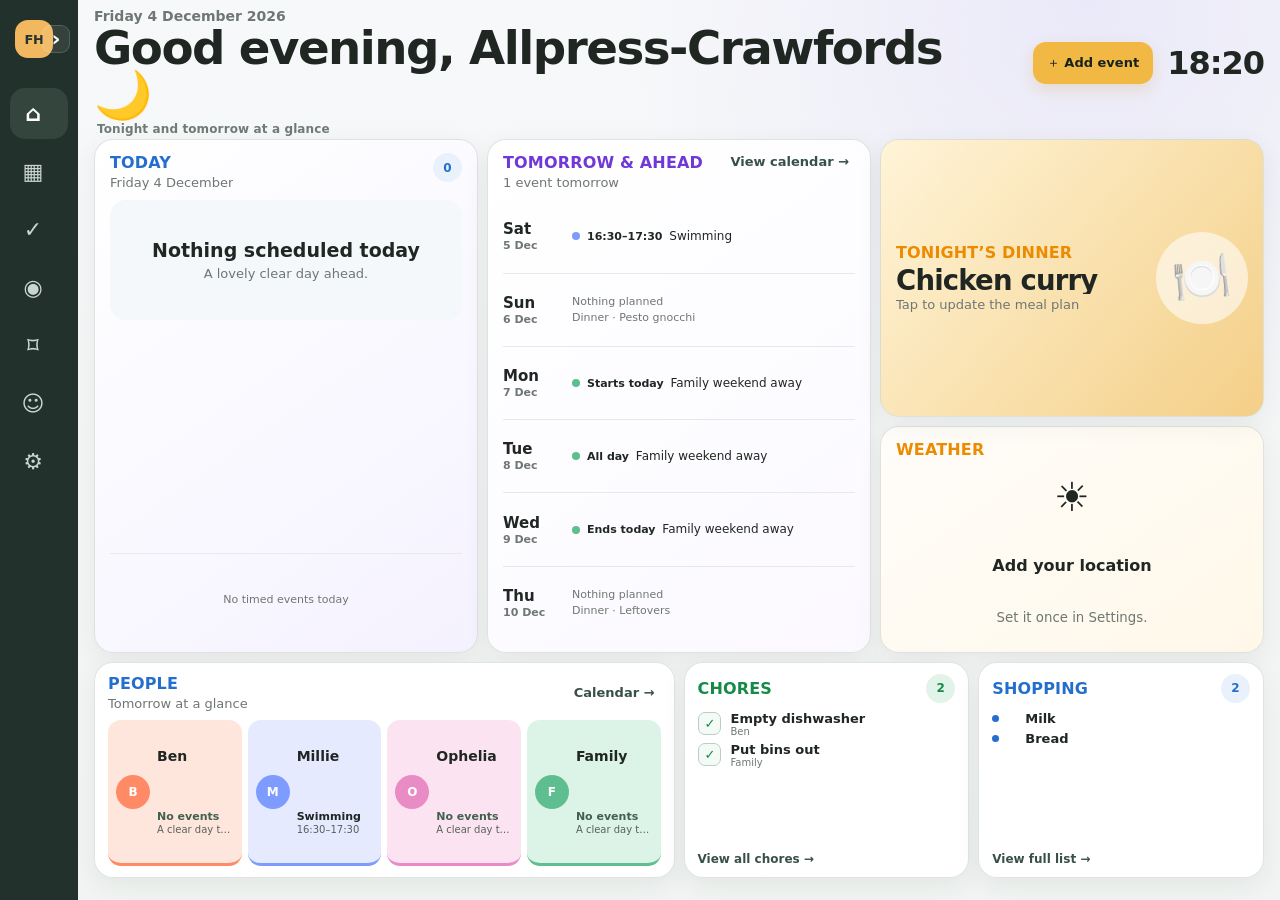
<file: index.html>
<!doctype html>
<html lang="en">
<head>
  <meta charset="utf-8">
  <meta name="viewport" content="width=device-width, initial-scale=1, viewport-fit=cover">
  <meta name="theme-color" content="#23312c">
  <meta name="description" content="A tablet-friendly family calendar, chores, meals and shopping hub.">
  <link rel="manifest" href="./manifest.webmanifest">
  <link rel="icon" type="image/png" sizes="192x192" href="./icons/icon-192.png">
  <link rel="apple-touch-icon" href="./icons/icon-192.png">
  <link rel="stylesheet" href="./styles.css?v=1.1.3">
  <link rel="stylesheet" href="./ambient.css?v=1.1.3">
  <link rel="stylesheet" href="./wall-display.css?v=1.1.3">
  <title>Family Hub</title>
</head>
<body>
  <div class="app-shell">
    <aside class="sidebar" aria-label="Main navigation">
      <div class="brand" aria-label="Family Hub">
        <span class="brand-mark" aria-hidden="true">FH</span>
        <span class="brand-name nav-label">Family Hub</span>
        <button id="navToggle" class="nav-toggle" type="button" aria-expanded="false" aria-label="Expand navigation">›</button>
      </div>
      <nav id="mainNav">
        <button class="nav-button active" data-view="today" type="button">
          <span class="nav-icon" aria-hidden="true">⌂</span><span class="nav-label">Today</span>
        </button>
        <button class="nav-button" data-view="calendar" type="button">
          <span class="nav-icon" aria-hidden="true">▦</span><span class="nav-label">Calendar</span>
        </button>
        <button class="nav-button" data-view="chores" type="button">
          <span class="nav-icon" aria-hidden="true">✓</span><span class="nav-label">Chores</span>
        </button>
        <button class="nav-button" data-view="meals" type="button">
          <span class="nav-icon" aria-hidden="true">◉</span><span class="nav-label">Meals</span>
        </button>
        <button class="nav-button" data-view="shopping" type="button">
          <span class="nav-icon" aria-hidden="true">⌑</span><span class="nav-label">Shopping</span>
        </button>
        <button class="nav-button" data-view="people" type="button">
          <span class="nav-icon" aria-hidden="true">☺</span><span class="nav-label">Family</span>
        </button>
        <button class="nav-button" data-view="settings" type="button">
          <span class="nav-icon" aria-hidden="true">⚙</span><span class="nav-label">Settings</span>
        </button>
      </nav>
      <div class="sidebar-footer">
        <span id="saveStatus" class="save-status">Saved on this tablet</span>
        <span id="appVersion" class="app-version">v0.5.3</span>
      </div>
    </aside>

    <main class="main-content">
      <header class="topbar">
        <div>
          <div id="fullDate" class="eyebrow"></div>
          <h1 id="viewTitle">Good evening</h1>
        </div>
        <div class="topbar-actions">
          <button id="installButton" class="secondary-button hidden" type="button">Install app</button>
          <div id="homeHeaderActions" class="home-header-actions hidden" aria-label="Dashboard actions"></div>
          <div id="clock" class="clock" aria-label="Current time"></div>
        </div>
      </header>

      <section id="viewRoot" aria-live="polite"></section>
    </main>
  </div>

  <div id="updateBanner" class="update-banner hidden" role="status">
    <div>
      <strong>Family Hub has an update ready</strong>
      <span>Your events, meals and lists will stay safely on this tablet.</span>
    </div>
    <button id="updateNowButton" class="primary-button" type="button">Update now</button>
  </div>

  <div id="modalBackdrop" class="modal-backdrop hidden" role="presentation">
    <section class="modal" role="dialog" aria-modal="true" aria-labelledby="modalTitle">
      <div class="modal-heading">
        <div>
          <div class="eyebrow">Family calendar</div>
          <h2 id="modalTitle">Add an event</h2>
        </div>
        <button id="closeModalButton" class="icon-button" type="button" aria-label="Close">×</button>
      </div>
      <form id="eventForm">
        <label>
          <span>What is happening?</span>
          <input id="eventTitle" name="title" autocomplete="off" placeholder="Swimming lesson" required>
        </label>
        <div class="form-row">
          <label>
            <span>Start date</span>
            <input id="eventStartDate" name="startDate" type="date" required>
          </label>
          <label>
            <span>End date <small>(optional)</small></span>
            <input id="eventEndDate" name="endDate" type="date">
          </label>
        </div>
        <div class="form-row">
          <label>
            <span>Start time <small>(optional)</small></span>
            <input id="eventStartTime" name="startTime" type="time">
          </label>
          <label>
            <span>End time <small>(optional)</small></span>
            <input id="eventEndTime" name="endTime" type="time">
          </label>
        </div>
        <p class="form-help">Leave the times blank for an all-day event. Leave the end date blank for a one-day event.</p>
        <fieldset class="event-people-fieldset">
          <legend>Who’s involved?</legend>
          <div id="eventPerson" class="event-people-picker"></div>
          <p class="form-help">Choose one person, several people, or Everyone.</p>
        </fieldset>
        <label class="checkbox-label">
          <input id="eventRepeats" name="repeats" type="checkbox">
          <span>Repeat every week</span>
        </label>
        <label class="checkbox-label">
          <input id="eventSyncGoogle" name="syncGoogle" type="checkbox">
          <span>Sync this event with Google Calendar</span>
        </label>
        <div class="modal-actions">
          <button id="cancelModalButton" class="secondary-button" type="button">Cancel</button>
          <button id="saveEventButton" class="primary-button" type="submit">Add event</button>
        </div>
      </form>
    </section>
  </div>


  <section id="ambientMode" class="ambient-mode hidden" aria-hidden="true" tabindex="0">
    <div id="ambientPhotoA" class="ambient-photo-layer"></div>
    <div id="ambientPhotoB" class="ambient-photo-layer"></div>
    <div class="ambient-shade"></div>
    <div id="ambientEmpty" class="ambient-empty hidden">
      <span class="ambient-empty-icon">🖼️</span>
      <strong>Add family photos in Settings</strong>
      <span>Tap anywhere to return to Family Hub</span>
    </div>
    <div class="ambient-overlay">
      <div class="ambient-topline"><div id="ambientWeather" class="ambient-weather"></div></div>
      <div class="ambient-content">
        <div>
          <div id="ambientClock" class="ambient-clock"></div>
          <div id="ambientDate" class="ambient-date"></div>
        </div>
        <div id="ambientNext" class="ambient-next"></div>
      </div>
    </div>
  </section>

  <script src="https://accounts.google.com/gsi/client" async defer></script>
  <script src="./config.js?v=1.1.3"></script>
  <script src="./storage.js?v=1.1.3"></script>
  <script src="./app.js?v=1.1.3" defer></script>
  <script src="./ambient.js?v=1.1.3" defer></script>
  <script src="./wall-display.js?v=1.1.3" defer></script>
</body>
</html>
</file>
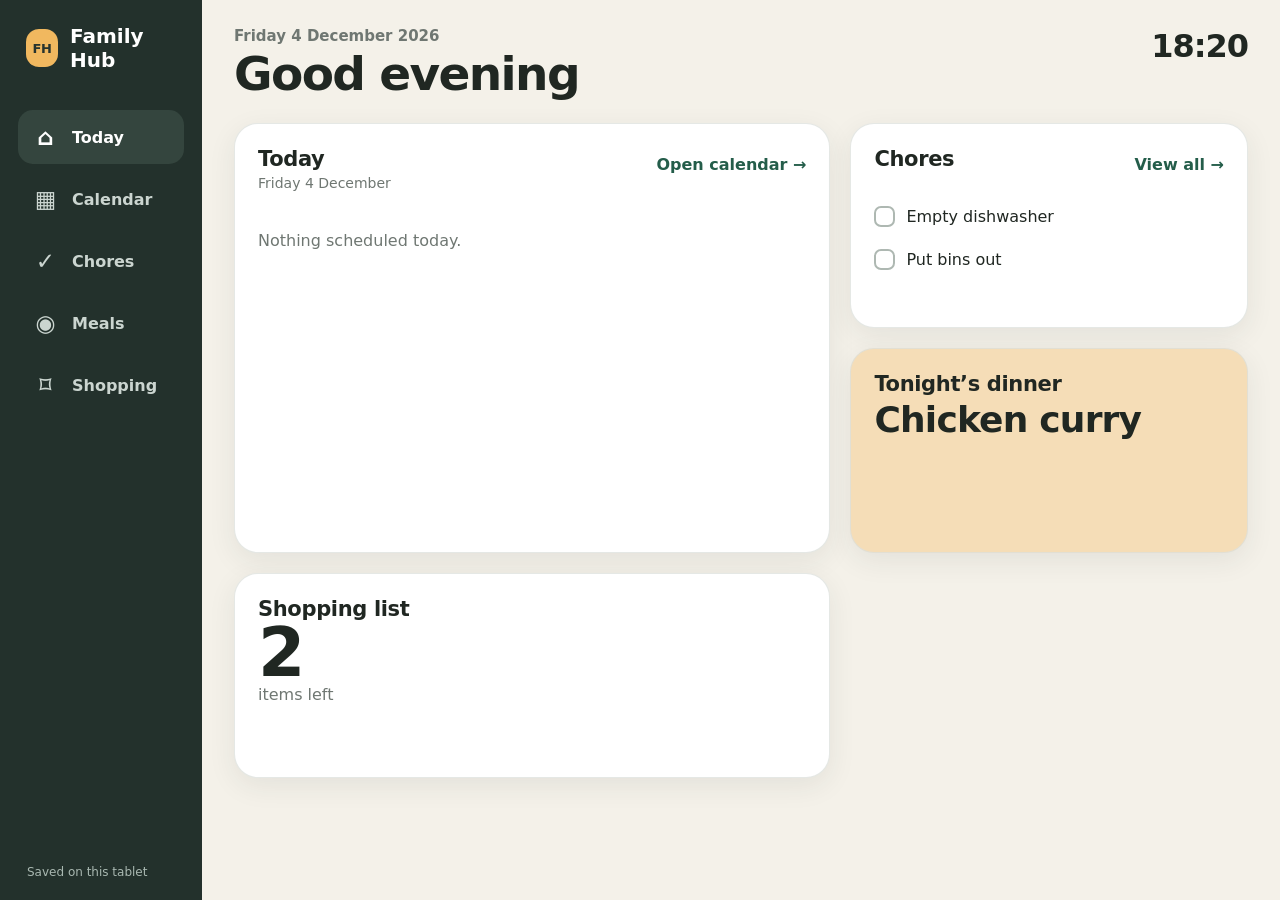
<file: Family-Hub-Standalone.html>
<!doctype html>
<html lang="en">
<head>
  <meta charset="utf-8">
  <meta name="viewport" content="width=device-width, initial-scale=1, viewport-fit=cover">
  <meta name="theme-color" content="#23312c">
  <meta name="description" content="A tablet-friendly family calendar, chores, meals and shopping hub.">
        <style>
:root {
  color-scheme: light;
  --ink: #202722;
  --muted: #6f7772;
  --page: #f4f1e9;
  --panel: #ffffff;
  --sidebar: #23312c;
  --sidebar-soft: #34453e;
  --accent: #2f755d;
  --accent-dark: #245d4a;
  --line: #e3e7e2;
  --warm: #f5ddb7;
  --shadow: 0 8px 28px rgba(42, 52, 47, 0.08);
  font-family: Inter, ui-sans-serif, system-ui, -apple-system, BlinkMacSystemFont, "Segoe UI", sans-serif;
  font-synthesis: none;
}

* { box-sizing: border-box; }
html, body { min-width: 320px; min-height: 100%; margin: 0; }
body { background: var(--page); color: var(--ink); }
button, input, select { font: inherit; }
button { -webkit-tap-highlight-color: transparent; }

.app-shell {
  display: grid;
  grid-template-columns: 202px minmax(0, 1fr);
  min-height: 100vh;
}

.sidebar {
  position: sticky;
  top: 0;
  height: 100vh;
  display: flex;
  flex-direction: column;
  gap: 12px;
  padding: max(24px, env(safe-area-inset-top)) 18px max(20px, env(safe-area-inset-bottom));
  background: var(--sidebar);
  color: #fff;
}

.brand {
  display: flex;
  align-items: center;
  gap: 12px;
  margin: 0 8px 26px;
  font-size: 20px;
  font-weight: 800;
}

.brand-mark {
  display: grid;
  width: 38px;
  height: 38px;
  place-items: center;
  border-radius: 13px;
  background: #f1b85f;
  color: #27332e;
  font-size: 13px;
  letter-spacing: -0.5px;
}

#mainNav { display: grid; gap: 8px; }
.nav-button {
  width: 100%;
  min-height: 54px;
  display: flex;
  align-items: center;
  gap: 13px;
  border: 0;
  border-radius: 15px;
  padding: 12px 14px;
  background: transparent;
  color: #cbd5d0;
  text-align: left;
  font-size: 16px;
  font-weight: 680;
  cursor: pointer;
}
.nav-button:hover, .nav-button:focus-visible, .nav-button.active {
  background: var(--sidebar-soft);
  color: #fff;
  outline: none;
}
.nav-icon {
  display: grid;
  width: 27px;
  height: 27px;
  place-items: center;
  font-size: 23px;
  line-height: 1;
}
.sidebar-footer { margin-top: auto; padding: 0 9px; }
.save-status { color: #a9b8b1; font-size: 12px; line-height: 1.35; }

.main-content {
  min-width: 0;
  padding: 27px 32px 38px;
  overflow: hidden;
}

.topbar {
  display: flex;
  justify-content: space-between;
  align-items: flex-start;
  gap: 20px;
  margin-bottom: 24px;
}
.eyebrow { color: var(--muted); font-size: 15px; font-weight: 700; }
h1 { margin: 4px 0 0; font-size: clamp(34px, 4vw, 47px); line-height: 1.06; letter-spacing: -1.6px; }
h2 { margin: 4px 0 0; font-size: 28px; letter-spacing: -0.7px; }
.topbar-actions { display: flex; align-items: center; gap: 14px; }
.clock { min-width: 90px; font-size: 32px; font-weight: 820; letter-spacing: -1px; text-align: right; }
.hidden { display: none !important; }

.dashboard-grid {
  display: grid;
  grid-template-columns: minmax(0, 1.35fr) minmax(260px, 0.9fr);
  grid-auto-rows: minmax(205px, auto);
  gap: 20px;
}
.card {
  min-width: 0;
  border: 1px solid rgba(220, 225, 220, 0.75);
  border-radius: 24px;
  padding: 23px;
  background: var(--panel);
  box-shadow: var(--shadow);
}
.hero-card { grid-row: span 2; }
.card-heading {
  display: flex;
  align-items: flex-start;
  justify-content: space-between;
  gap: 18px;
  margin-bottom: 18px;
}
.card-title { font-size: 21px; font-weight: 820; letter-spacing: -0.35px; }
.card-subtitle { margin-top: 4px; color: var(--muted); font-size: 14px; }
.card-link {
  border: 0;
  padding: 8px 0;
  background: none;
  color: var(--accent-dark);
  font-weight: 760;
  cursor: pointer;
}
.meal-highlight { background: var(--warm); }
.meal-name { margin-top: 4px; font-size: clamp(27px, 3vw, 36px); font-weight: 820; line-height: 1.12; letter-spacing: -0.8px; }
.big-number { font-size: 68px; font-weight: 850; line-height: 0.95; letter-spacing: -3px; }
.muted, .empty-message { color: var(--muted); }
.empty-message { padding: 22px 0; }

.event-card {
  position: relative;
  display: grid;
  grid-template-columns: 64px minmax(0, 1fr) auto;
  align-items: center;
  gap: 11px;
  min-height: 66px;
  margin-bottom: 11px;
  padding: 12px 12px 12px 15px;
  overflow: hidden;
  border: 1px solid #edf0ec;
  border-left: 7px solid var(--event-colour, #5fbe8f);
  border-radius: 14px;
  background: #fafbf9;
}
.event-time { font-weight: 850; }
.event-title { min-width: 0; overflow: hidden; text-overflow: ellipsis; white-space: nowrap; font-weight: 760; }
.person-chip {
  max-width: 90px;
  overflow: hidden;
  border-radius: 999px;
  padding: 5px 9px;
  background: var(--chip-colour, #e8eee9);
  color: #27332e;
  font-size: 12px;
  font-weight: 780;
  text-overflow: ellipsis;
  white-space: nowrap;
}

.mini-list { display: grid; gap: 9px; }
.mini-row { display: flex; align-items: center; gap: 11px; min-height: 34px; }
.mini-check { width: 21px; height: 21px; border: 2px solid #aeb8b2; border-radius: 7px; flex: 0 0 auto; }

.primary-button, .secondary-button, .danger-button {
  min-height: 44px;
  border: 0;
  border-radius: 13px;
  padding: 10px 16px;
  font-weight: 780;
  cursor: pointer;
}
.primary-button { background: var(--accent); color: #fff; }
.primary-button:hover, .primary-button:focus-visible { background: var(--accent-dark); }
.secondary-button { background: #e8ece8; color: var(--ink); }
.danger-button { background: #f9e1de; color: #863d35; }
.icon-button {
  display: grid;
  width: 42px;
  height: 42px;
  place-items: center;
  border: 0;
  border-radius: 12px;
  background: transparent;
  color: #707873;
  font-size: 28px;
  line-height: 1;
  cursor: pointer;
}
.icon-button:hover, .icon-button:focus-visible { background: #edf0ed; outline: none; }

.calendar-card { padding: 21px; }
.calendar-toolbar {
  display: flex;
  justify-content: space-between;
  align-items: flex-start;
  gap: 18px;
}
.toolbar-actions { display: flex; align-items: center; gap: 8px; }
.week-nav { display: flex; align-items: center; gap: 7px; }
.week-nav button { width: 42px; padding: 0; }
.legend { display: flex; flex-wrap: wrap; gap: 12px; margin-top: 9px; color: var(--muted); font-size: 13px; }
.legend span { display: flex; align-items: center; gap: 6px; }
.legend-dot { width: 10px; height: 10px; border-radius: 50%; }
.week-grid {
  display: grid;
  grid-template-columns: repeat(7, minmax(130px, 1fr));
  gap: 9px;
  min-height: 485px;
  margin-top: 20px;
  overflow-x: auto;
  padding-bottom: 4px;
}
.day-column {
  min-width: 130px;
  border: 1px solid var(--line);
  border-radius: 16px;
  padding: 10px;
  background: #fcfcfa;
}
.day-column.today-column { border-color: #91b8a8; box-shadow: inset 0 0 0 1px #91b8a8; }
.day-heading { display: flex; align-items: baseline; justify-content: space-between; gap: 8px; margin-bottom: 13px; }
.day-heading strong { font-size: 15px; }
.day-heading span { color: var(--muted); font-size: 12px; font-weight: 700; }
.day-column .event-card {
  display: block;
  min-height: auto;
  padding: 10px 9px;
  border-left-width: 5px;
}
.day-column .event-time { display: block; margin-bottom: 2px; font-size: 12px; }
.day-column .event-title { display: block; font-size: 13px; white-space: normal; }
.day-column .person-chip { display: inline-block; margin-top: 7px; }
.event-actions { display: flex; justify-content: flex-end; margin-top: 5px; }
.tiny-button {
  border: 0;
  padding: 4px 5px;
  background: transparent;
  color: #929993;
  font-size: 12px;
  cursor: pointer;
}
.tiny-button:hover { color: #8b4038; }

.list-card { max-width: 1040px; }
.quick-add { display: flex; gap: 9px; margin-bottom: 18px; }
.quick-add input, .modal input, .modal select, .meal-input, .person-select {
  min-height: 48px;
  border: 1px solid #d6ddd7;
  border-radius: 13px;
  padding: 11px 13px;
  background: #fff;
  color: var(--ink);
}
.quick-add input { flex: 1; min-width: 0; }
.quick-add input:focus, .modal input:focus, .modal select:focus, .meal-input:focus, .person-select:focus {
  border-color: #6d9c89;
  outline: 3px solid rgba(67, 129, 104, 0.12);
}
.list-row {
  display: flex;
  align-items: center;
  gap: 13px;
  min-height: 62px;
  padding: 10px 2px;
  border-bottom: 1px solid #edf0ed;
}
.check-button {
  flex: 0 0 auto;
  width: 34px;
  height: 34px;
  border: 2px solid #bac3bd;
  border-radius: 10px;
  background: #fff;
  color: transparent;
  font-weight: 900;
  cursor: pointer;
}
.check-button.done { border-color: #5fbe8f; background: #5fbe8f; color: #fff; }
.row-title { min-width: 0; overflow-wrap: anywhere; font-weight: 680; }
.row-title.done { color: #949b96; text-decoration: line-through; }
.spacer { flex: 1; }
.person-select { min-height: 40px; padding: 7px 10px; }
.delete-button {
  display: grid;
  flex: 0 0 auto;
  width: 42px;
  height: 42px;
  place-items: center;
  border: 0;
  border-radius: 12px;
  background: transparent;
  color: #8c938f;
  font-size: 20px;
  cursor: pointer;
}
.delete-button:hover { background: #fae9e6; color: #8a423a; }
.list-actions { display: flex; justify-content: flex-end; margin-top: 18px; }

.meal-grid { display: grid; grid-template-columns: 1fr 1fr; gap: 13px 18px; }
.meal-row {
  display: grid;
  grid-template-columns: 88px minmax(0, 1fr);
  align-items: center;
  gap: 12px;
}
.meal-day strong { display: block; }
.meal-day span { color: var(--muted); font-size: 12px; }

.modal-backdrop {
  position: fixed;
  z-index: 20;
  inset: 0;
  display: grid;
  place-items: center;
  padding: 22px;
  background: rgba(26, 34, 30, 0.54);
  backdrop-filter: blur(3px);
}
.modal {
  width: min(540px, 100%);
  max-height: calc(100vh - 42px);
  overflow-y: auto;
  border-radius: 24px;
  padding: 24px;
  background: #fff;
  box-shadow: 0 28px 80px rgba(0, 0, 0, 0.28);
}
.modal-heading { display: flex; justify-content: space-between; align-items: flex-start; gap: 18px; margin-bottom: 20px; }
.modal label { display: grid; gap: 7px; margin-bottom: 15px; font-weight: 750; }
.form-row { display: grid; grid-template-columns: 1fr 1fr; gap: 14px; }
.checkbox-label { display: flex !important; grid-template-columns: auto 1fr; align-items: center; gap: 10px !important; }
.checkbox-label input { width: 22px; min-height: 22px; margin: 0; }
.modal-actions { display: flex; justify-content: flex-end; gap: 10px; margin-top: 21px; }

.toast {
  position: fixed;
  right: 24px;
  bottom: 24px;
  z-index: 30;
  border-radius: 14px;
  padding: 12px 16px;
  background: #24322d;
  color: #fff;
  box-shadow: var(--shadow);
  font-weight: 720;
}

@media (max-width: 980px) {
  .app-shell { grid-template-columns: 88px minmax(0, 1fr); }
  .sidebar { padding-inline: 12px; }
  .brand { justify-content: center; margin-inline: 0; }
  .brand-name, .nav-button span:not(.nav-icon), .save-status { display: none; }
  .nav-button { justify-content: center; padding-inline: 0; }
  .main-content { padding: 22px; }
  .dashboard-grid { grid-template-columns: 1fr 1fr; }
  .hero-card { grid-row: auto; grid-column: 1 / -1; }
}

@media (max-width: 720px) {
  .app-shell { display: block; }
  .sidebar {
    position: fixed;
    z-index: 10;
    top: auto;
    right: 0;
    bottom: 0;
    left: 0;
    width: 100%;
    height: auto;
    padding: 8px max(8px, env(safe-area-inset-right)) max(8px, env(safe-area-inset-bottom)) max(8px, env(safe-area-inset-left));
  }
  .brand, .sidebar-footer { display: none; }
  #mainNav { grid-template-columns: repeat(5, 1fr); gap: 4px; }
  .nav-button { min-height: 54px; border-radius: 12px; }
  .main-content { padding: 20px 16px 88px; }
  .dashboard-grid, .meal-grid { grid-template-columns: 1fr; }
  .topbar { align-items: center; }
  .clock { font-size: 25px; }
  h1 { font-size: 35px; }
  .toolbar-actions { flex-wrap: wrap; justify-content: flex-end; }
  .calendar-toolbar { align-items: center; }
  .form-row { grid-template-columns: 1fr; }
  .person-select { max-width: 110px; }
}

@media (orientation: portrait) and (min-width: 721px) {
  .dashboard-grid { grid-template-columns: 1fr; }
  .hero-card { grid-row: auto; }
}

</style>
  <title>Family Hub</title>
</head>
<body>
  <div class="app-shell">
    <aside class="sidebar" aria-label="Main navigation">
      <div class="brand" aria-label="Family Hub">
        <span class="brand-mark" aria-hidden="true">FH</span>
        <span class="brand-name">Family Hub</span>
      </div>
      <nav id="mainNav">
        <button class="nav-button active" data-view="today" type="button">
          <span class="nav-icon" aria-hidden="true">⌂</span><span>Today</span>
        </button>
        <button class="nav-button" data-view="calendar" type="button">
          <span class="nav-icon" aria-hidden="true">▦</span><span>Calendar</span>
        </button>
        <button class="nav-button" data-view="chores" type="button">
          <span class="nav-icon" aria-hidden="true">✓</span><span>Chores</span>
        </button>
        <button class="nav-button" data-view="meals" type="button">
          <span class="nav-icon" aria-hidden="true">◉</span><span>Meals</span>
        </button>
        <button class="nav-button" data-view="shopping" type="button">
          <span class="nav-icon" aria-hidden="true">⌑</span><span>Shopping</span>
        </button>
      </nav>
      <div class="sidebar-footer">
        <span id="saveStatus" class="save-status">Saved on this tablet</span>
      </div>
    </aside>

    <main class="main-content">
      <header class="topbar">
        <div>
          <div id="fullDate" class="eyebrow"></div>
          <h1 id="viewTitle">Good evening</h1>
        </div>
        <div class="topbar-actions">
          <button id="installButton" class="secondary-button hidden" type="button">Install app</button>
          <div id="clock" class="clock" aria-label="Current time"></div>
        </div>
      </header>

      <section id="viewRoot" aria-live="polite"></section>
    </main>
  </div>

  <div id="modalBackdrop" class="modal-backdrop hidden" role="presentation">
    <section class="modal" role="dialog" aria-modal="true" aria-labelledby="modalTitle">
      <div class="modal-heading">
        <div>
          <div class="eyebrow">Family calendar</div>
          <h2 id="modalTitle">Add an event</h2>
        </div>
        <button id="closeModalButton" class="icon-button" type="button" aria-label="Close">×</button>
      </div>
      <form id="eventForm">
        <label>
          <span>What is happening?</span>
          <input id="eventTitle" name="title" autocomplete="off" placeholder="Swimming lesson" required>
        </label>
        <div class="form-row">
          <label>
            <span>Date</span>
            <input id="eventDate" name="date" type="date" required>
          </label>
          <label>
            <span>Time</span>
            <input id="eventTime" name="time" type="time" value="09:00" required>
          </label>
        </div>
        <label>
          <span>Who is it for?</span>
          <select id="eventPerson" name="person"></select>
        </label>
        <label class="checkbox-label">
          <input id="eventRepeats" name="repeats" type="checkbox">
          <span>Repeat every week</span>
        </label>
        <div class="modal-actions">
          <button id="cancelModalButton" class="secondary-button" type="button">Cancel</button>
          <button class="primary-button" type="submit">Add event</button>
        </div>
      </form>
    </section>
  </div>

  <script>
(() => {
  'use strict';

  const STORAGE_KEY = 'family-hub-lenovo-v1';
  const PEOPLE = [
    { id: 'ben', name: 'Ben', colour: '#ff8a65', chip: '#ffe6dc' },
    { id: 'millie', name: 'Millie', colour: '#7e9cff', chip: '#e5eaff' },
    { id: 'family', name: 'Family', colour: '#5fbe8f', chip: '#dcf3e7' }
  ];

  const DAY_MS = 24 * 60 * 60 * 1000;
  const todayISO = toISODate(new Date());
  const seed = {
    events: [
      { id: uid(), title: 'Swimming', date: addDaysISO(todayISO, 1), time: '16:30', person: 'millie', repeats: false },
      { id: uid(), title: 'Dinner at Mum’s', date: addDaysISO(todayISO, 3), time: '19:00', person: 'family', repeats: false }
    ],
    chores: [
      { id: uid(), title: 'Empty dishwasher', person: 'ben', done: false },
      { id: uid(), title: 'Put bins out', person: 'family', done: false },
      { id: uid(), title: 'Tidy bedroom', person: 'millie', done: true }
    ],
    meals: {
      [todayISO]: 'Chicken curry',
      [addDaysISO(todayISO, 1)]: 'Tacos',
      [addDaysISO(todayISO, 2)]: 'Pesto gnocchi',
      [addDaysISO(todayISO, 3)]: 'Fish pie',
      [addDaysISO(todayISO, 4)]: 'Homemade burgers',
      [addDaysISO(todayISO, 5)]: 'Roast chicken',
      [addDaysISO(todayISO, 6)]: 'Leftovers'
    },
    shopping: [
      { id: uid(), title: 'Milk', done: false },
      { id: uid(), title: 'Bread', done: false },
      { id: uid(), title: 'Apples', done: true }
    ]
  };

  let state = loadState();
  let currentView = 'today';
  let weekOffset = 0;
  let deferredInstallPrompt = null;

  const viewRoot = document.getElementById('viewRoot');
  const viewTitle = document.getElementById('viewTitle');
  const fullDate = document.getElementById('fullDate');
  const clock = document.getElementById('clock');
  const mainNav = document.getElementById('mainNav');
  const modalBackdrop = document.getElementById('modalBackdrop');
  const eventForm = document.getElementById('eventForm');
  const eventTitle = document.getElementById('eventTitle');
  const eventDate = document.getElementById('eventDate');
  const eventTime = document.getElementById('eventTime');
  const eventPerson = document.getElementById('eventPerson');
  const eventRepeats = document.getElementById('eventRepeats');
  const installButton = document.getElementById('installButton');

  initialise();

  function initialise() {
    eventPerson.innerHTML = PEOPLE.map(person => `<option value="${person.id}">${escapeHTML(person.name)}</option>`).join('');
    mainNav.addEventListener('click', onNavigation);
    viewRoot.addEventListener('click', onViewClick);
    viewRoot.addEventListener('change', onViewChange);
    viewRoot.addEventListener('keydown', onViewKeydown);
    eventForm.addEventListener('submit', addEvent);
    document.getElementById('closeModalButton').addEventListener('click', closeEventModal);
    document.getElementById('cancelModalButton').addEventListener('click', closeEventModal);
    modalBackdrop.addEventListener('click', event => {
      if (event.target === modalBackdrop) closeEventModal();
    });
    document.addEventListener('keydown', event => {
      if (event.key === 'Escape' && !modalBackdrop.classList.contains('hidden')) closeEventModal();
    });

    window.addEventListener('beforeinstallprompt', event => {
      event.preventDefault();
      deferredInstallPrompt = event;
      installButton.classList.remove('hidden');
    });
    installButton.addEventListener('click', installApp);
    window.addEventListener('appinstalled', () => {
      deferredInstallPrompt = null;
      installButton.classList.add('hidden');
      showToast('Family Hub installed');
    });

    if ('serviceWorker' in navigator && location.protocol.startsWith('http')) {
      navigator.serviceWorker.register('./service-worker.js').catch(() => {});
    }

    updateDateAndClock();
    window.setInterval(updateDateAndClock, 30_000);
    render();
  }

  function onNavigation(event) {
    const button = event.target.closest('[data-view]');
    if (!button) return;
    setView(button.dataset.view);
  }

  function setView(view) {
    currentView = view;
    document.querySelectorAll('[data-view]').forEach(button => button.classList.toggle('active', button.dataset.view === view));
    render();
  }

  function render() {
    updateViewTitle();
    if (currentView === 'today') renderToday();
    if (currentView === 'calendar') renderCalendar();
    if (currentView === 'chores') renderChores();
    if (currentView === 'meals') renderMeals();
    if (currentView === 'shopping') renderShopping();
  }

  function updateViewTitle() {
    const hour = new Date().getHours();
    const greeting = hour < 12 ? 'Good morning' : hour < 18 ? 'Good afternoon' : 'Good evening';
    const titles = { today: greeting, calendar: 'Calendar', chores: 'Chores', meals: 'Meals', shopping: 'Shopping' };
    viewTitle.textContent = titles[currentView] || 'Family Hub';
  }

  function updateDateAndClock() {
    const now = new Date();
    fullDate.textContent = new Intl.DateTimeFormat('en-GB', {
      weekday: 'long', day: 'numeric', month: 'long', year: 'numeric'
    }).format(now);
    clock.textContent = new Intl.DateTimeFormat('en-GB', { hour: '2-digit', minute: '2-digit' }).format(now);
    updateViewTitle();
  }

  function renderToday() {
    const date = toISODate(new Date());
    const events = eventsForDate(date);
    const openChores = state.chores.filter(item => !item.done);
    const remaining = state.shopping.filter(item => !item.done).length;
    const meal = state.meals[date] || 'Not decided';

    viewRoot.innerHTML = `
      <div class="dashboard-grid">
        <section class="card hero-card">
          <div class="card-heading">
            <div>
              <div class="card-title">Today</div>
              <div class="card-subtitle">${escapeHTML(formatFriendlyDate(date))}</div>
            </div>
            <button class="card-link" data-action="open-calendar" type="button">Open calendar →</button>
          </div>
          ${events.length ? events.map(eventCardHTML).join('') : '<div class="empty-message">Nothing scheduled today.</div>'}
        </section>
        <section class="card">
          <div class="card-heading">
            <div class="card-title">Chores</div>
            <button class="card-link" data-action="open-chores" type="button">View all →</button>
          </div>
          <div class="mini-list">
            ${openChores.length ? openChores.slice(0, 5).map(item => `<div class="mini-row"><span class="mini-check"></span><span>${escapeHTML(item.title)}</span></div>`).join('') : '<div class="empty-message">All done for now.</div>'}
          </div>
        </section>
        <section class="card meal-highlight">
          <div class="card-title">Tonight’s dinner</div>
          <div class="meal-name">${escapeHTML(meal)}</div>
        </section>
        <section class="card">
          <div class="card-title">Shopping list</div>
          <div class="big-number">${remaining}</div>
          <div class="muted">${remaining === 1 ? 'item left' : 'items left'}</div>
        </section>
      </div>`;
  }

  function renderCalendar() {
    const week = weekDates(weekOffset);
    const weekStart = week[0];
    const weekEnd = week[6];
    viewRoot.innerHTML = `
      <section class="card calendar-card">
        <div class="calendar-toolbar">
          <div>
            <div class="card-title">${escapeHTML(formatWeekRange(weekStart, weekEnd))}</div>
            <div class="legend">${PEOPLE.map(person => `<span><i class="legend-dot" style="background:${person.colour}"></i>${escapeHTML(person.name)}</span>`).join('')}</div>
          </div>
          <div class="toolbar-actions">
            <div class="week-nav">
              <button class="secondary-button" data-action="previous-week" type="button" aria-label="Previous week">‹</button>
              <button class="secondary-button" data-action="this-week" type="button">Today</button>
              <button class="secondary-button" data-action="next-week" type="button" aria-label="Next week">›</button>
            </div>
            <button class="primary-button" data-action="add-event" type="button">＋ Add event</button>
          </div>
        </div>
        <div class="week-grid">
          ${week.map(date => dayColumnHTML(date)).join('')}
        </div>
      </section>`;
  }

  function dayColumnHTML(date) {
    const events = eventsForDate(date);
    const isToday = date === toISODate(new Date());
    const parsed = parseISODate(date);
    const dayName = new Intl.DateTimeFormat('en-GB', { weekday: 'short' }).format(parsed);
    const dateLabel = new Intl.DateTimeFormat('en-GB', { day: 'numeric', month: 'short' }).format(parsed);
    return `
      <div class="day-column ${isToday ? 'today-column' : ''}">
        <div class="day-heading"><strong>${escapeHTML(dayName)}</strong><span>${escapeHTML(dateLabel)}</span></div>
        ${events.length ? events.map(calendarEventHTML).join('') : '<div class="muted" style="font-size:12px">No events</div>'}
      </div>`;
  }

  function calendarEventHTML(event) {
    const person = personFor(event.person);
    return `
      <article class="event-card" style="--event-colour:${person.colour}">
        <span class="event-time">${escapeHTML(event.time)}</span>
        <span class="event-title" title="${escapeHTML(event.title)}">${escapeHTML(event.title)}</span>
        <span class="person-chip" style="--chip-colour:${person.chip}">${escapeHTML(person.name)}</span>
        <div class="event-actions"><button class="tiny-button" data-action="delete-event" data-id="${event.id}" type="button">Delete</button></div>
      </article>`;
  }

  function eventCardHTML(event) {
    const person = personFor(event.person);
    return `
      <article class="event-card" style="--event-colour:${person.colour}">
        <span class="event-time">${escapeHTML(event.time)}</span>
        <span class="event-title">${escapeHTML(event.title)}</span>
        <span class="person-chip" style="--chip-colour:${person.chip}">${escapeHTML(person.name)}</span>
      </article>`;
  }

  function renderChores() {
    viewRoot.innerHTML = `
      <section class="card list-card">
        <div class="card-heading">
          <div>
            <div class="card-title">Household chores</div>
            <div class="card-subtitle">Tap the box when a chore is complete.</div>
          </div>
        </div>
        ${quickAddHTML('Add a chore', 'add-chore-input', 'add-chore')}
        <div>
          ${state.chores.length ? state.chores.map(choreRowHTML).join('') : '<div class="empty-message">No chores yet.</div>'}
        </div>
      </section>`;
  }

  function choreRowHTML(item) {
    return `
      <div class="list-row">
        <button class="check-button ${item.done ? 'done' : ''}" data-action="toggle-chore" data-id="${item.id}" type="button" aria-label="${item.done ? 'Mark incomplete' : 'Mark complete'}">✓</button>
        <span class="row-title ${item.done ? 'done' : ''}">${escapeHTML(item.title)}</span>
        <span class="spacer"></span>
        <select class="person-select" data-action="assign-chore" data-id="${item.id}" aria-label="Assign chore">
          ${PEOPLE.map(person => `<option value="${person.id}" ${person.id === item.person ? 'selected' : ''}>${escapeHTML(person.name)}</option>`).join('')}
        </select>
        <button class="delete-button" data-action="delete-chore" data-id="${item.id}" type="button" aria-label="Delete chore">×</button>
      </div>`;
  }

  function renderMeals() {
    const week = weekDates(weekOffset);
    viewRoot.innerHTML = `
      <section class="card list-card">
        <div class="calendar-toolbar">
          <div>
            <div class="card-title">Dinner plan</div>
            <div class="card-subtitle">Changes save automatically on this tablet.</div>
          </div>
          <div class="week-nav">
            <button class="secondary-button" data-action="previous-week" type="button" aria-label="Previous week">‹</button>
            <button class="secondary-button" data-action="this-week" type="button">This week</button>
            <button class="secondary-button" data-action="next-week" type="button" aria-label="Next week">›</button>
          </div>
        </div>
        <div class="meal-grid" style="margin-top:22px">
          ${week.map(date => mealRowHTML(date)).join('')}
        </div>
      </section>`;
  }

  function mealRowHTML(date) {
    const parsed = parseISODate(date);
    const day = new Intl.DateTimeFormat('en-GB', { weekday: 'short' }).format(parsed);
    const label = new Intl.DateTimeFormat('en-GB', { day: 'numeric', month: 'short' }).format(parsed);
    return `
      <label class="meal-row">
        <span class="meal-day"><strong>${escapeHTML(day)}</strong><span>${escapeHTML(label)}</span></span>
        <input class="meal-input" data-action="edit-meal" data-date="${date}" value="${escapeHTML(state.meals[date] || '')}" placeholder="What’s for dinner?">
      </label>`;
  }

  function renderShopping() {
    const completed = state.shopping.filter(item => item.done).length;
    viewRoot.innerHTML = `
      <section class="card list-card">
        <div class="card-heading">
          <div>
            <div class="card-title">Shopping list</div>
            <div class="card-subtitle">A simple shared list for the household.</div>
          </div>
        </div>
        ${quickAddHTML('Add an item', 'add-shopping-input', 'add-shopping')}
        <div>
          ${state.shopping.length ? state.shopping.map(shoppingRowHTML).join('') : '<div class="empty-message">Your list is empty.</div>'}
        </div>
        ${completed ? '<div class="list-actions"><button class="secondary-button" data-action="clear-shopping" type="button">Clear completed</button></div>' : ''}
      </section>`;
  }

  function shoppingRowHTML(item) {
    return `
      <div class="list-row">
        <button class="check-button ${item.done ? 'done' : ''}" data-action="toggle-shopping" data-id="${item.id}" type="button" aria-label="${item.done ? 'Mark needed' : 'Mark bought'}">✓</button>
        <span class="row-title ${item.done ? 'done' : ''}">${escapeHTML(item.title)}</span>
        <span class="spacer"></span>
        <button class="delete-button" data-action="delete-shopping" data-id="${item.id}" type="button" aria-label="Delete item">×</button>
      </div>`;
  }

  function quickAddHTML(placeholder, inputId, action) {
    return `
      <div class="quick-add">
        <input id="${inputId}" data-quick-action="${action}" autocomplete="off" placeholder="${escapeHTML(placeholder)}">
        <button class="primary-button" data-action="${action}" type="button">＋ Add</button>
      </div>`;
  }

  function onViewClick(event) {
    const button = event.target.closest('[data-action]');
    if (!button) return;
    const action = button.dataset.action;
    const id = button.dataset.id;

    if (action === 'open-calendar') setView('calendar');
    if (action === 'open-chores') setView('chores');
    if (action === 'add-event') openEventModal();
    if (action === 'previous-week') { weekOffset -= 1; render(); }
    if (action === 'next-week') { weekOffset += 1; render(); }
    if (action === 'this-week') { weekOffset = 0; render(); }
    if (action === 'delete-event') deleteItem('events', id);
    if (action === 'toggle-chore') toggleItem('chores', id);
    if (action === 'delete-chore') deleteItem('chores', id);
    if (action === 'toggle-shopping') toggleItem('shopping', id);
    if (action === 'delete-shopping') deleteItem('shopping', id);
    if (action === 'clear-shopping') {
      state.shopping = state.shopping.filter(item => !item.done);
      saveAndRender('Completed items cleared');
    }
    if (action === 'add-chore') addQuickItem('chores', 'add-chore-input');
    if (action === 'add-shopping') addQuickItem('shopping', 'add-shopping-input');
  }

  function onViewChange(event) {
    const target = event.target;
    if (target.dataset.action === 'assign-chore') {
      const item = state.chores.find(entry => String(entry.id) === String(target.dataset.id));
      if (item) {
        item.person = target.value;
        saveState();
      }
    }
    if (target.dataset.action === 'edit-meal') {
      state.meals[target.dataset.date] = target.value.trim();
      saveState();
    }
  }

  function onViewKeydown(event) {
    const input = event.target.closest('[data-quick-action]');
    if (!input || event.key !== 'Enter') return;
    event.preventDefault();
    const list = input.dataset.quickAction === 'add-chore' ? 'chores' : 'shopping';
    addQuickItem(list, input.id);
  }

  function addQuickItem(listName, inputId) {
    const input = document.getElementById(inputId);
    if (!input) return;
    const title = input.value.trim();
    if (!title) {
      input.focus();
      return;
    }
    const item = { id: uid(), title, done: false };
    if (listName === 'chores') item.person = 'family';
    state[listName].push(item);
    saveAndRender(listName === 'chores' ? 'Chore added' : 'Item added');
  }

  function toggleItem(listName, id) {
    const item = state[listName].find(entry => String(entry.id) === String(id));
    if (!item) return;
    item.done = !item.done;
    saveAndRender();
  }

  function deleteItem(listName, id) {
    state[listName] = state[listName].filter(entry => String(entry.id) !== String(id));
    saveAndRender('Deleted');
  }

  function openEventModal() {
    const week = weekDates(weekOffset);
    eventForm.reset();
    eventDate.value = currentView === 'calendar' ? week[0] : toISODate(new Date());
    eventTime.value = '09:00';
    eventPerson.value = 'family';
    eventRepeats.checked = false;
    modalBackdrop.classList.remove('hidden');
    window.setTimeout(() => eventTitle.focus(), 30);
  }

  function closeEventModal() {
    modalBackdrop.classList.add('hidden');
  }

  function addEvent(event) {
    event.preventDefault();
    const title = eventTitle.value.trim();
    if (!title || !eventDate.value) return;
    state.events.push({
      id: uid(),
      title,
      date: eventDate.value,
      time: eventTime.value || '09:00',
      person: eventPerson.value,
      repeats: eventRepeats.checked
    });
    closeEventModal();
    saveAndRender('Event added');
  }

  function eventsForDate(date) {
    const target = parseISODate(date);
    return state.events
      .filter(event => {
        if (!event.repeats) return event.date === date;
        const original = parseISODate(event.date);
        return original <= target && original.getDay() === target.getDay();
      })
      .slice()
      .sort((a, b) => a.time.localeCompare(b.time));
  }

  function personFor(id) {
    return PEOPLE.find(person => person.id === id) || PEOPLE[PEOPLE.length - 1];
  }

  function saveAndRender(message) {
    saveState();
    render();
    if (message) showToast(message);
  }

  function saveState() {
    localStorage.setItem(STORAGE_KEY, JSON.stringify(state));
    const status = document.getElementById('saveStatus');
    if (status) {
      status.textContent = 'Saved just now';
      window.setTimeout(() => { status.textContent = 'Saved on this tablet'; }, 1400);
    }
  }

  function loadState() {
    try {
      const stored = JSON.parse(localStorage.getItem(STORAGE_KEY));
      if (!stored || !Array.isArray(stored.events) || !Array.isArray(stored.chores) || !stored.meals || !Array.isArray(stored.shopping)) {
        return structuredCloneSafe(seed);
      }
      return stored;
    } catch {
      return structuredCloneSafe(seed);
    }
  }

  function showToast(message) {
    document.querySelector('.toast')?.remove();
    const toast = document.createElement('div');
    toast.className = 'toast';
    toast.textContent = message;
    document.body.appendChild(toast);
    window.setTimeout(() => toast.remove(), 1800);
  }

  async function installApp() {
    if (!deferredInstallPrompt) return;
    deferredInstallPrompt.prompt();
    await deferredInstallPrompt.userChoice;
    deferredInstallPrompt = null;
    installButton.classList.add('hidden');
  }

  function weekDates(offset) {
    const now = new Date();
    now.setHours(12, 0, 0, 0);
    const weekday = (now.getDay() + 6) % 7;
    const monday = new Date(now.getTime() - weekday * DAY_MS + offset * 7 * DAY_MS);
    return Array.from({ length: 7 }, (_, index) => toISODate(new Date(monday.getTime() + index * DAY_MS)));
  }

  function formatWeekRange(start, end) {
    const first = parseISODate(start);
    const last = parseISODate(end);
    const sameMonth = first.getMonth() === last.getMonth();
    const firstText = new Intl.DateTimeFormat('en-GB', sameMonth ? { day: 'numeric' } : { day: 'numeric', month: 'short' }).format(first);
    const lastText = new Intl.DateTimeFormat('en-GB', { day: 'numeric', month: 'long', year: 'numeric' }).format(last);
    return `${firstText}–${lastText}`;
  }

  function formatFriendlyDate(date) {
    return new Intl.DateTimeFormat('en-GB', { weekday: 'long', day: 'numeric', month: 'long' }).format(parseISODate(date));
  }

  function toISODate(date) {
    const year = date.getFullYear();
    const month = String(date.getMonth() + 1).padStart(2, '0');
    const day = String(date.getDate()).padStart(2, '0');
    return `${year}-${month}-${day}`;
  }

  function parseISODate(value) {
    const [year, month, day] = value.split('-').map(Number);
    return new Date(year, month - 1, day, 12, 0, 0, 0);
  }

  function addDaysISO(date, days) {
    const parsed = parseISODate(date);
    return toISODate(new Date(parsed.getTime() + days * DAY_MS));
  }

  function uid() {
    return `${Date.now()}-${Math.random().toString(16).slice(2)}`;
  }

  function escapeHTML(value) {
    return String(value ?? '')
      .replaceAll('&', '&amp;')
      .replaceAll('<', '&lt;')
      .replaceAll('>', '&gt;')
      .replaceAll('"', '&quot;')
      .replaceAll("'", '&#039;');
  }

  function structuredCloneSafe(value) {
    return JSON.parse(JSON.stringify(value));
  }
})();

</script>
</body>
</html>
</file>
<file: styles.css>
:root {
  color-scheme: light;
  --ink: #202722;
  --muted: #6f7772;
  --page: #f4f1e9;
  --panel: #ffffff;
  --sidebar: #23312c;
  --sidebar-soft: #34453e;
  --accent: #2f755d;
  --accent-dark: #245d4a;
  --line: #e3e7e2;
  --warm: #f5ddb7;
  --shadow: 0 8px 28px rgba(42, 52, 47, 0.08);
  font-family: Inter, ui-sans-serif, system-ui, -apple-system, BlinkMacSystemFont, "Segoe UI", sans-serif;
  font-synthesis: none;
}

* { box-sizing: border-box; }
html, body { min-width: 320px; min-height: 100%; margin: 0; }
body { background: var(--page); color: var(--ink); }
button, input, select { font: inherit; }
button { -webkit-tap-highlight-color: transparent; }

.app-shell {
  display: grid;
  grid-template-columns: 202px minmax(0, 1fr);
  min-height: 100vh;
}

.sidebar {
  position: sticky;
  top: 0;
  height: 100vh;
  display: flex;
  flex-direction: column;
  gap: 12px;
  padding: max(24px, env(safe-area-inset-top)) 18px max(20px, env(safe-area-inset-bottom));
  background: var(--sidebar);
  color: #fff;
}

.brand {
  display: flex;
  align-items: center;
  gap: 12px;
  margin: 0 8px 26px;
  font-size: 20px;
  font-weight: 800;
}

.brand-mark {
  display: grid;
  width: 38px;
  height: 38px;
  place-items: center;
  border-radius: 13px;
  background: #f1b85f;
  color: #27332e;
  font-size: 13px;
  letter-spacing: -0.5px;
}

#mainNav { display: grid; gap: 8px; }
.nav-button {
  width: 100%;
  min-height: 54px;
  display: flex;
  align-items: center;
  gap: 13px;
  border: 0;
  border-radius: 15px;
  padding: 12px 14px;
  background: transparent;
  color: #cbd5d0;
  text-align: left;
  font-size: 16px;
  font-weight: 680;
  cursor: pointer;
}
.nav-button:hover, .nav-button:focus-visible, .nav-button.active {
  background: var(--sidebar-soft);
  color: #fff;
  outline: none;
}
.nav-icon {
  display: grid;
  width: 27px;
  height: 27px;
  place-items: center;
  font-size: 23px;
  line-height: 1;
}
.sidebar-footer { margin-top: auto; padding: 0 9px; }
.save-status { color: #a9b8b1; font-size: 12px; line-height: 1.35; }

.main-content {
  min-width: 0;
  padding: 27px 32px 38px;
  overflow: hidden;
}

.topbar {
  display: flex;
  justify-content: space-between;
  align-items: flex-start;
  gap: 20px;
  margin-bottom: 24px;
}
.eyebrow { color: var(--muted); font-size: 15px; font-weight: 700; }
h1 { margin: 4px 0 0; font-size: clamp(34px, 4vw, 47px); line-height: 1.06; letter-spacing: -1.6px; }
h2 { margin: 4px 0 0; font-size: 28px; letter-spacing: -0.7px; }
.topbar-actions { display: flex; align-items: center; gap: 14px; }
.clock { min-width: 90px; font-size: 32px; font-weight: 820; letter-spacing: -1px; text-align: right; }
.hidden { display: none !important; }

.dashboard-grid {
  display: grid;
  grid-template-columns: minmax(0, 1.35fr) minmax(260px, 0.9fr);
  grid-auto-rows: minmax(205px, auto);
  gap: 20px;
}
.card {
  min-width: 0;
  border: 1px solid rgba(220, 225, 220, 0.75);
  border-radius: 24px;
  padding: 23px;
  background: var(--panel);
  box-shadow: var(--shadow);
}
.hero-card { grid-row: span 2; }
.card-heading {
  display: flex;
  align-items: flex-start;
  justify-content: space-between;
  gap: 18px;
  margin-bottom: 18px;
}
.card-title { font-size: 21px; font-weight: 820; letter-spacing: -0.35px; }
.card-subtitle { margin-top: 4px; color: var(--muted); font-size: 14px; }
.card-link {
  border: 0;
  padding: 8px 0;
  background: none;
  color: var(--accent-dark);
  font-weight: 760;
  cursor: pointer;
}
.meal-highlight { background: var(--warm); }
.meal-name { margin-top: 4px; font-size: clamp(27px, 3vw, 36px); font-weight: 820; line-height: 1.12; letter-spacing: -0.8px; }
.big-number { font-size: 68px; font-weight: 850; line-height: 0.95; letter-spacing: -3px; }
.muted, .empty-message { color: var(--muted); }
.empty-message { padding: 22px 0; }

.event-card {
  position: relative;
  display: grid;
  grid-template-columns: 64px minmax(0, 1fr) auto;
  align-items: center;
  gap: 11px;
  min-height: 66px;
  margin-bottom: 11px;
  padding: 12px 12px 12px 15px;
  overflow: hidden;
  border: 1px solid #edf0ec;
  border-left: 7px solid var(--event-colour, #5fbe8f);
  border-radius: 14px;
  background: #fafbf9;
}
.event-time { font-weight: 850; }
.event-title { min-width: 0; overflow: hidden; text-overflow: ellipsis; white-space: nowrap; font-weight: 760; }
.person-chip {
  max-width: 90px;
  overflow: hidden;
  border-radius: 999px;
  padding: 5px 9px;
  background: var(--chip-colour, #e8eee9);
  color: #27332e;
  font-size: 12px;
  font-weight: 780;
  text-overflow: ellipsis;
  white-space: nowrap;
}

.mini-list { display: grid; gap: 9px; }
.mini-row { display: flex; align-items: center; gap: 11px; min-height: 34px; }
.mini-check { width: 21px; height: 21px; border: 2px solid #aeb8b2; border-radius: 7px; flex: 0 0 auto; }

.primary-button, .secondary-button, .danger-button {
  min-height: 44px;
  border: 0;
  border-radius: 13px;
  padding: 10px 16px;
  font-weight: 780;
  cursor: pointer;
}
.primary-button { background: var(--accent); color: #fff; }
.primary-button:hover, .primary-button:focus-visible { background: var(--accent-dark); }
.secondary-button { background: #e8ece8; color: var(--ink); }
.danger-button { background: #f9e1de; color: #863d35; }
.icon-button {
  display: grid;
  width: 42px;
  height: 42px;
  place-items: center;
  border: 0;
  border-radius: 12px;
  background: transparent;
  color: #707873;
  font-size: 28px;
  line-height: 1;
  cursor: pointer;
}
.icon-button:hover, .icon-button:focus-visible { background: #edf0ed; outline: none; }

.calendar-card { padding: 21px; }
.calendar-toolbar {
  display: flex;
  justify-content: space-between;
  align-items: flex-start;
  gap: 18px;
}
.toolbar-actions { display: flex; align-items: center; gap: 8px; }
.week-nav { display: flex; align-items: center; gap: 7px; }
.week-nav button { width: 42px; padding: 0; }
.legend { display: flex; flex-wrap: wrap; gap: 12px; margin-top: 9px; color: var(--muted); font-size: 13px; }
.legend span { display: flex; align-items: center; gap: 6px; }
.legend-dot { width: 10px; height: 10px; border-radius: 50%; }
.week-grid {
  display: grid;
  grid-template-columns: repeat(7, minmax(130px, 1fr));
  gap: 9px;
  min-height: 485px;
  margin-top: 20px;
  overflow-x: auto;
  padding-bottom: 4px;
}
.day-column {
  min-width: 130px;
  border: 1px solid var(--line);
  border-radius: 16px;
  padding: 10px;
  background: #fcfcfa;
}
.day-column.today-column { border-color: #91b8a8; box-shadow: inset 0 0 0 1px #91b8a8; }
.day-heading { display: flex; align-items: baseline; justify-content: space-between; gap: 8px; margin-bottom: 13px; }
.day-heading strong { font-size: 15px; }
.day-heading span { color: var(--muted); font-size: 12px; font-weight: 700; }
.day-column .event-card {
  display: block;
  min-height: auto;
  padding: 10px 9px;
  border-left-width: 5px;
}
.day-column .event-time { display: block; margin-bottom: 2px; font-size: 12px; }
.day-column .event-title { display: block; font-size: 13px; white-space: normal; }
.day-column .person-chip { display: inline-block; margin-top: 7px; }
.event-actions { display: flex; justify-content: flex-end; margin-top: 5px; }
.tiny-button {
  border: 0;
  padding: 4px 5px;
  background: transparent;
  color: #929993;
  font-size: 12px;
  cursor: pointer;
}
.tiny-button:hover { color: #8b4038; }

.list-card { max-width: 1040px; }
.quick-add { display: flex; gap: 9px; margin-bottom: 18px; }
.quick-add input, .modal input, .modal select, .meal-input, .person-select {
  min-height: 48px;
  border: 1px solid #d6ddd7;
  border-radius: 13px;
  padding: 11px 13px;
  background: #fff;
  color: var(--ink);
}
.quick-add input { flex: 1; min-width: 0; }
.quick-add input:focus, .modal input:focus, .modal select:focus, .meal-input:focus, .person-select:focus {
  border-color: #6d9c89;
  outline: 3px solid rgba(67, 129, 104, 0.12);
}
.list-row {
  display: flex;
  align-items: center;
  gap: 13px;
  min-height: 62px;
  padding: 10px 2px;
  border-bottom: 1px solid #edf0ed;
}
.check-button {
  flex: 0 0 auto;
  width: 34px;
  height: 34px;
  border: 2px solid #bac3bd;
  border-radius: 10px;
  background: #fff;
  color: transparent;
  font-weight: 900;
  cursor: pointer;
}
.check-button.done { border-color: #5fbe8f; background: #5fbe8f; color: #fff; }
.row-title { min-width: 0; overflow-wrap: anywhere; font-weight: 680; }
.row-title.done { color: #949b96; text-decoration: line-through; }
.spacer { flex: 1; }
.person-select { min-height: 40px; padding: 7px 10px; }
.delete-button {
  display: grid;
  flex: 0 0 auto;
  width: 42px;
  height: 42px;
  place-items: center;
  border: 0;
  border-radius: 12px;
  background: transparent;
  color: #8c938f;
  font-size: 20px;
  cursor: pointer;
}
.delete-button:hover { background: #fae9e6; color: #8a423a; }
.list-actions { display: flex; justify-content: flex-end; margin-top: 18px; }

.meal-grid { display: grid; grid-template-columns: 1fr 1fr; gap: 13px 18px; }
.meal-row {
  display: grid;
  grid-template-columns: 88px minmax(0, 1fr);
  align-items: center;
  gap: 12px;
}
.meal-day strong { display: block; }
.meal-day span { color: var(--muted); font-size: 12px; }

.modal-backdrop {
  position: fixed;
  z-index: 20;
  inset: 0;
  display: grid;
  place-items: center;
  padding: 22px;
  background: rgba(26, 34, 30, 0.54);
  backdrop-filter: blur(3px);
}
.modal {
  width: min(540px, 100%);
  max-height: calc(100vh - 42px);
  overflow-y: auto;
  border-radius: 24px;
  padding: 24px;
  background: #fff;
  box-shadow: 0 28px 80px rgba(0, 0, 0, 0.28);
}
.modal-heading { display: flex; justify-content: space-between; align-items: flex-start; gap: 18px; margin-bottom: 20px; }
.modal label { display: grid; gap: 7px; margin-bottom: 15px; font-weight: 750; }
.form-row { display: grid; grid-template-columns: 1fr 1fr; gap: 14px; }
.checkbox-label { display: flex !important; grid-template-columns: auto 1fr; align-items: center; gap: 10px !important; }
.checkbox-label input { width: 22px; min-height: 22px; margin: 0; }
.modal-actions { display: flex; justify-content: flex-end; gap: 10px; margin-top: 21px; }

.toast {
  position: fixed;
  right: 24px;
  bottom: 24px;
  z-index: 30;
  border-radius: 14px;
  padding: 12px 16px;
  background: #24322d;
  color: #fff;
  box-shadow: var(--shadow);
  font-weight: 720;
}

@media (max-width: 980px) {
  .app-shell { grid-template-columns: 88px minmax(0, 1fr); }
  .sidebar { padding-inline: 12px; }
  .brand { justify-content: center; margin-inline: 0; }
  .brand-name, .nav-button span:not(.nav-icon), .save-status { display: none; }
  .nav-button { justify-content: center; padding-inline: 0; }
  .main-content { padding: 22px; }
  .dashboard-grid { grid-template-columns: 1fr 1fr; }
  .hero-card { grid-row: auto; grid-column: 1 / -1; }
}

@media (max-width: 720px) {
  .app-shell { display: block; }
  .sidebar {
    position: fixed;
    z-index: 10;
    top: auto;
    right: 0;
    bottom: 0;
    left: 0;
    width: 100%;
    height: auto;
    padding: 8px max(8px, env(safe-area-inset-right)) max(8px, env(safe-area-inset-bottom)) max(8px, env(safe-area-inset-left));
  }
  .brand, .sidebar-footer { display: none; }
  #mainNav { grid-template-columns: repeat(5, 1fr); gap: 4px; }
  .nav-button { min-height: 54px; border-radius: 12px; }
  .main-content { padding: 20px 16px 88px; }
  .dashboard-grid, .meal-grid { grid-template-columns: 1fr; }
  .topbar { align-items: center; }
  .clock { font-size: 25px; }
  h1 { font-size: 35px; }
  .toolbar-actions { flex-wrap: wrap; justify-content: flex-end; }
  .calendar-toolbar { align-items: center; }
  .form-row { grid-template-columns: 1fr; }
  .person-select { max-width: 110px; }
}

@media (orientation: portrait) and (min-width: 721px) {
  .dashboard-grid { grid-template-columns: 1fr; }
  .hero-card { grid-row: auto; }
}

/* Event date/time helpers */
.modal label small { color: var(--muted); font-size: 0.78em; font-weight: 500; }
.form-help { margin: -4px 0 18px; color: var(--muted); font-size: 0.88rem; line-height: 1.45; }


.people-grid {
  display: grid;
  grid-template-columns: repeat(auto-fit, minmax(220px, 1fr));
  gap: 14px;
  margin: 22px 0;
}

.person-card {
  display: flex;
  align-items: center;
  gap: 14px;
  border: 1px solid var(--border);
  border-radius: 18px;
  padding: 14px;
  background: var(--surface-soft);
}

.person-avatar {
  width: 48px;
  height: 48px;
  flex: 0 0 48px;
  border-radius: 50%;
  display: grid;
  place-items: center;
  color: white;
  font-size: 21px;
  font-weight: 800;
}

.person-card-copy {
  min-width: 0;
  display: flex;
  flex-direction: column;
  gap: 3px;
}

.person-card-copy span {
  color: var(--muted);
  font-size: 13px;
}

.add-person-form {
  display: grid;
  grid-template-columns: minmax(220px, 1fr) 110px auto;
  gap: 14px;
  align-items: end;
  border-top: 1px solid var(--border);
  padding-top: 20px;
}

.add-person-form label {
  display: flex;
  flex-direction: column;
  gap: 7px;
  font-weight: 700;
}

.add-person-form input[type="color"] {
  width: 100%;
  min-height: 48px;
  padding: 5px;
}

@media (max-width: 760px) {
  .add-person-form { grid-template-columns: 1fr; }
}

/* Step 4: This Week at a Glance dashboard */
.week-at-glance {
  display: grid;
  grid-template-columns: minmax(0, 1.7fr) minmax(290px, 0.8fr);
  gap: 20px;
}

.glance-hero {
  grid-column: 1 / -1;
  display: flex;
  align-items: center;
  justify-content: space-between;
  gap: 24px;
  padding: 22px 26px;
  color: #fff;
  background: linear-gradient(125deg, #2b3c35, #3f725d);
}

.glance-hero .eyebrow { color: rgba(255,255,255,.72); }
.glance-hero-copy p { margin: 6px 0 0; color: rgba(255,255,255,.78); }
.glance-date-range { margin-top: 4px; font-size: clamp(28px, 3vw, 40px); font-weight: 850; letter-spacing: -1px; }
.glance-hero .primary-button { background: #f1b85f; color: #27332e; white-space: nowrap; }
.glance-hero .primary-button:hover { background: #f7c979; }

.glance-week-card { min-width: 0; }
.glance-days { display: grid; gap: 8px; }
.glance-day {
  display: grid;
  grid-template-columns: 92px minmax(0, 1fr) minmax(130px, 0.62fr);
  align-items: center;
  gap: 14px;
  min-height: 76px;
  padding: 11px 13px;
  border: 1px solid var(--line);
  border-radius: 15px;
  background: #fbfcfa;
}
.glance-day.is-today { border-color: #79aa96; background: #eef7f2; box-shadow: inset 4px 0 0 #438168; }
.glance-day-heading { display: flex; flex-direction: column; gap: 3px; color: var(--muted); font-size: 12px; font-weight: 700; }
.glance-day-name { color: var(--ink); font-size: 15px; font-weight: 850; }
.glance-day-events { min-width: 0; display: grid; gap: 4px; }
.glance-event { min-width: 0; display: flex; align-items: center; gap: 8px; font-size: 13px; }
.glance-event i { width: 8px; height: 8px; flex: 0 0 8px; border-radius: 50%; }
.glance-event span { min-width: 0; overflow: hidden; text-overflow: ellipsis; white-space: nowrap; }
.glance-event strong { margin-right: 4px; font-size: 12px; }
.glance-free, .glance-more { color: var(--muted); font-size: 13px; }
.glance-meal { min-width: 0; padding-left: 12px; border-left: 1px solid var(--line); overflow: hidden; color: #5f665f; font-size: 13px; text-overflow: ellipsis; white-space: nowrap; }

.glance-side-grid { display: grid; grid-template-columns: 1fr 1fr; gap: 20px; align-content: start; }
.today-focus-card { grid-column: 1 / -1; }
.today-event-list .event-card { grid-template-columns: 58px minmax(0,1fr) auto; min-height: 58px; margin-bottom: 8px; }
.compact-empty { padding: 8px 0 2px; }
.glance-stat-card { display: flex; align-items: center; gap: 16px; min-height: 148px; cursor: pointer; transition: transform .16s ease, box-shadow .16s ease; }
.glance-stat-card:hover, .glance-stat-card:focus-visible { transform: translateY(-2px); box-shadow: 0 12px 32px rgba(42,52,47,.13); outline: none; }
.stat-icon { display: grid; width: 46px; height: 46px; flex: 0 0 46px; place-items: center; border-radius: 14px; background: #e8efe9; color: var(--accent-dark); font-size: 23px; font-weight: 900; }
.stat-number { margin-top: 2px; font-size: 42px; font-weight: 850; line-height: 1; letter-spacing: -2px; }
.compact-meal { margin-top: 7px; font-size: clamp(20px, 2vw, 27px); }

@media (max-width: 1100px) {
  .week-at-glance { grid-template-columns: 1fr; }
  .glance-side-grid { grid-template-columns: repeat(3, 1fr); }
  .today-focus-card { grid-column: 1 / -1; }
}

@media (max-width: 760px) {
  .glance-hero { align-items: flex-start; flex-direction: column; }
  .glance-day { grid-template-columns: 68px minmax(0,1fr); }
  .glance-meal { grid-column: 2; padding: 7px 0 0; border-left: 0; border-top: 1px solid var(--line); }
  .glance-side-grid { grid-template-columns: 1fr; }
  .today-focus-card { grid-column: auto; }
}


/* Foundations: versioning, settings and safe updates */
.sidebar-footer { display: grid; gap: 4px; }
.app-version { color: rgba(255,255,255,.52); font-size: 11px; font-weight: 700; letter-spacing: .04em; }
.update-banner {
  position: fixed;
  z-index: 1200;
  right: 22px;
  bottom: 22px;
  left: max(22px, calc(var(--sidebar-width, 190px) + 22px));
  display: flex;
  align-items: center;
  justify-content: space-between;
  gap: 18px;
  padding: 15px 18px;
  border: 1px solid #7ba893;
  border-radius: 17px;
  background: #edf8f2;
  box-shadow: 0 18px 50px rgba(24, 47, 37, .22);
  color: #23352d;
}
.update-banner > div { display: grid; gap: 3px; }
.update-banner span { color: #58675f; font-size: 13px; }
.update-banner.hidden { display: none; }
.settings-layout { display: grid; grid-template-columns: minmax(0, 1.25fr) minmax(280px, .75fr); gap: 20px; }
.settings-card { align-self: start; }
.settings-list { margin: 22px 0 0; }
.settings-list > div { display: flex; justify-content: space-between; gap: 24px; padding: 15px 0; border-bottom: 1px solid var(--line); }
.settings-list dt { color: var(--muted); }
.settings-list dd { margin: 0; font-weight: 800; text-align: right; }
.settings-actions { display: flex; flex-wrap: wrap; gap: 10px; margin-top: 22px; }
.settings-note { margin: 18px 0 0; color: var(--muted); font-size: 13px; line-height: 1.55; }
.storage-stats { display: grid; grid-template-columns: 1fr 1fr; gap: 12px; margin-top: 20px; }
.storage-stats div { display: grid; gap: 4px; padding: 18px; border: 1px solid var(--line); border-radius: 15px; background: #fafbf9; }
.storage-stats strong { font-size: 32px; line-height: 1; }
.storage-stats span { color: var(--muted); font-size: 12px; }
@media (max-width: 900px) {
  .settings-layout { grid-template-columns: 1fr; }
  .update-banner { left: 18px; right: 18px; bottom: 18px; }
}
@media (max-width: 620px) {
  .update-banner { align-items: stretch; flex-direction: column; }
}

/* v0.1.1: responsive dashboard summary cards */
.glance-side-grid,
.glance-stat-card,
.glance-stat-card > div {
  min-width: 0;
}

.glance-stat-card {
  padding: 20px;
  overflow: hidden;
}

.glance-stat-card .card-title,
.glance-stat-card .muted,
.compact-meal {
  overflow-wrap: anywhere;
}

.glance-stat-card .card-title {
  line-height: 1.15;
}

.compact-meal {
  font-size: clamp(18px, 1.8vw, 25px);
  line-height: 1.15;
}

@media (max-width: 1320px) and (min-width: 1101px) {
  .week-at-glance {
    grid-template-columns: minmax(0, 1fr) minmax(300px, 0.48fr);
  }

  .glance-side-grid {
    grid-template-columns: 1fr;
    gap: 14px;
  }

  .today-focus-card,
  .glance-stat-card {
    grid-column: auto;
  }

  .glance-stat-card {
    min-height: 112px;
  }
}

@media (max-width: 1100px) {
  .glance-side-grid {
    grid-template-columns: repeat(3, minmax(0, 1fr));
  }

  .glance-stat-card {
    min-height: 126px;
  }
}

@media (max-width: 860px) {
  .glance-side-grid {
    grid-template-columns: 1fr;
  }
}

/* v0.1.2: backup and restore */
.backup-card {
  grid-column: 1 / -1;
}

.backup-actions {
  display: flex;
  flex-wrap: wrap;
  gap: 12px;
  margin-top: 20px;
}

.visually-hidden {
  position: absolute !important;
  width: 1px !important;
  height: 1px !important;
  padding: 0 !important;
  margin: -1px !important;
  overflow: hidden !important;
  clip: rect(0, 0, 0, 0) !important;
  white-space: nowrap !important;
  border: 0 !important;
}

@media (max-width: 620px) {
  .backup-actions {
    align-items: stretch;
    flex-direction: column;
  }

  .backup-actions button {
    width: 100%;
  }
}

/* v0.3.0: dashboard weather */
.weather-card {
  position: relative;
  grid-column: 1 / -1;
  display: grid;
  grid-template-columns: minmax(190px, .85fr) minmax(0, 1.4fr);
  align-items: center;
  gap: 20px;
  min-width: 0;
  overflow: hidden;
  background: linear-gradient(135deg, #eaf4ef 0%, #f8f5e8 100%);
}
.weather-card-empty {
  display: flex;
  min-height: 120px;
  cursor: pointer;
}
.weather-current { display: flex; align-items: center; gap: 16px; min-width: 0; }
.weather-current-copy { min-width: 0; }
.weather-icon-large { flex: 0 0 auto; font-size: 52px; line-height: 1; }
.weather-location { overflow: hidden; color: var(--muted); font-size: 13px; font-weight: 750; text-overflow: ellipsis; white-space: nowrap; }
.weather-temperature { margin-top: 2px; font-size: 52px; font-weight: 880; line-height: .95; letter-spacing: -3px; }
.weather-condition { margin-top: 5px; font-weight: 800; }
.weather-feels { margin-top: 2px; color: var(--muted); font-size: 12px; }
.weather-days { display: grid; grid-template-columns: repeat(4, minmax(0, 1fr)); gap: 8px; min-width: 0; }
.weather-day { display: grid; justify-items: center; gap: 4px; min-width: 0; padding: 10px 6px; border: 1px solid rgba(47,117,93,.12); border-radius: 13px; background: rgba(255,255,255,.56); text-align: center; }
.weather-day strong { font-size: 12px; }
.weather-day span { font-size: 12px; white-space: nowrap; }
.weather-day-icon { font-size: 22px !important; line-height: 1; }
.weather-day small { color: var(--muted); font-size: 10px; white-space: nowrap; }
.weather-refresh-button { position: absolute; top: 12px; right: 12px; width: 34px; height: 34px; border: 0; border-radius: 10px; background: rgba(255,255,255,.64); color: var(--accent-dark); font-size: 20px; cursor: pointer; }
.weather-location-controls { display: grid; grid-template-columns: minmax(0, 1fr) auto; gap: 10px; margin-top: 18px; }
.weather-location-controls input { min-width: 0; min-height: 48px; border: 1px solid #d6ddd7; border-radius: 13px; padding: 11px 13px; background: #fff; color: var(--ink); }
.weather-location-controls .secondary-button { grid-column: auto; }
.weather-settings-card { align-self: start; }

@media (max-width: 1320px) and (min-width: 1101px) {
  .weather-card { grid-template-columns: 1fr; }
  .weather-days { grid-template-columns: repeat(4, minmax(0, 1fr)); }
}
@media (max-width: 700px) {
  .weather-card { grid-template-columns: 1fr; }
  .weather-days { grid-template-columns: repeat(2, minmax(0, 1fr)); }
  .weather-location-controls { grid-template-columns: 1fr; }
  .weather-location-controls button { width: 100%; }
}

/* v0.3.1: compact expandable navigation and full-screen tablet dashboard */
:root {
  --nav-rail-width: 78px;
  --nav-expanded-width: 202px;
}

.app-shell {
  grid-template-columns: var(--nav-rail-width) minmax(0, 1fr);
  transition: grid-template-columns .2s ease;
}

body.nav-expanded .app-shell {
  grid-template-columns: var(--nav-expanded-width) minmax(0, 1fr);
}

.sidebar {
  z-index: 50;
  gap: 10px;
  padding: max(18px, env(safe-area-inset-top)) 10px max(16px, env(safe-area-inset-bottom));
  overflow: hidden;
  transition: width .2s ease, padding .2s ease;
}

.brand {
  position: relative;
  justify-content: center;
  gap: 10px;
  min-height: 42px;
  margin: 0 0 18px;
  white-space: nowrap;
}

.brand-mark {
  flex: 0 0 38px;
}

.nav-label,
.sidebar-footer {
  width: 0;
  overflow: hidden;
  opacity: 0;
  white-space: nowrap;
  transition: width .18s ease, opacity .12s ease;
}

body.nav-expanded .nav-label {
  width: auto;
  opacity: 1;
}

body.nav-expanded .sidebar-footer {
  width: auto;
  opacity: 1;
}

body.nav-expanded .brand {
  justify-content: flex-start;
  padding: 0 8px;
}

.nav-toggle {
  position: absolute;
  right: -2px;
  top: 7px;
  display: grid;
  width: 28px;
  height: 28px;
  place-items: center;
  border: 1px solid rgba(255,255,255,.16);
  border-radius: 9px;
  background: rgba(255,255,255,.08);
  color: #fff;
  font-size: 22px;
  line-height: 1;
  cursor: pointer;
}

body.nav-expanded .nav-toggle { right: 2px; }

#mainNav { gap: 7px; }

.nav-button {
  justify-content: center;
  min-height: 51px;
  gap: 12px;
  padding: 11px;
}

body.nav-expanded .nav-button {
  justify-content: flex-start;
  padding-inline: 14px;
}

.nav-icon {
  flex: 0 0 28px;
}

.sidebar-footer {
  padding: 0 8px;
}

.main-content {
  height: 100vh;
  padding: 14px 22px 18px;
  overflow: auto;
}

.topbar {
  align-items: center;
  margin-bottom: 12px;
}

.eyebrow { font-size: 13px; }
h1 { margin-top: 1px; font-size: clamp(31px, 3.25vw, 43px); }
.clock { font-size: 29px; }

.week-at-glance {
  grid-template-columns: minmax(0, 1.62fr) minmax(360px, .9fr);
  gap: 14px;
}

.glance-hero {
  gap: 18px;
  padding: 15px 20px;
  border-radius: 20px;
}

.glance-date-range {
  margin-top: 1px;
  font-size: clamp(25px, 2.55vw, 34px);
}

.glance-hero-copy p { margin-top: 3px; font-size: 13px; }

.card {
  border-radius: 19px;
  padding: 16px;
}

.card-heading {
  margin-bottom: 11px;
}

.card-title { font-size: 18px; }
.card-subtitle { margin-top: 2px; font-size: 12px; }

.glance-days { gap: 6px; }

.glance-day {
  grid-template-columns: 76px minmax(0, 1fr) minmax(112px, .55fr);
  gap: 10px;
  min-height: 54px;
  padding: 7px 10px;
  border-radius: 12px;
}

.glance-day-heading { gap: 1px; font-size: 10px; }
.glance-day-name { font-size: 13px; }
.glance-event, .glance-free, .glance-more, .glance-meal { font-size: 11px; }
.glance-event strong { font-size: 10px; }
.glance-meal { padding-left: 9px; }

.glance-side-grid {
  grid-template-columns: repeat(3, minmax(0, 1fr));
  gap: 10px;
  align-content: start;
}

.today-focus-card,
.weather-card {
  grid-column: 1 / -1;
}

.today-focus-card {
  min-height: 98px;
}

.today-focus-card .card-heading { margin-bottom: 5px; }
.today-event-list .event-card { min-height: 44px; margin-bottom: 5px; padding-block: 7px; }
.compact-empty { padding: 4px 0 0; font-size: 13px; }

.weather-card {
  grid-template-columns: minmax(145px, .72fr) minmax(0, 1.55fr);
  gap: 10px;
  padding: 13px;
}

.weather-current { gap: 9px; }
.weather-icon-large { font-size: 38px; }
.weather-temperature { font-size: 39px; letter-spacing: -2px; }
.weather-location { padding-right: 25px; font-size: 11px; }
.weather-condition { margin-top: 2px; font-size: 13px; }
.weather-feels { font-size: 10px; }
.weather-days { gap: 5px; }
.weather-day { gap: 2px; padding: 6px 3px; border-radius: 10px; }
.weather-day strong, .weather-day span { font-size: 10px; }
.weather-day-icon { font-size: 17px !important; }
.weather-day small { font-size: 8px; }
.weather-refresh-button { top: 7px; right: 7px; width: 28px; height: 28px; font-size: 17px; }

.glance-stat-card {
  display: grid;
  grid-template-columns: 34px minmax(0, 1fr);
  align-items: center;
  gap: 8px;
  min-height: 92px;
  padding: 11px;
}

.glance-stat-card .stat-icon {
  width: 34px;
  height: 34px;
  flex-basis: 34px;
  border-radius: 10px;
  font-size: 17px;
}

.glance-stat-card .card-title { font-size: 13px; }
.glance-stat-card .stat-number { font-size: 30px; letter-spacing: -1px; }
.glance-stat-card .muted { font-size: 10px; line-height: 1.15; }
.glance-stat-card .compact-meal { margin-top: 2px; font-size: clamp(14px, 1.35vw, 18px); }

.update-banner {
  left: calc(var(--nav-rail-width) + 18px);
}

body.nav-expanded .update-banner {
  left: calc(var(--nav-expanded-width) + 18px);
}

@media (max-width: 1180px) {
  .week-at-glance { grid-template-columns: minmax(0, 1.48fr) minmax(325px, .82fr); }
  .glance-day { grid-template-columns: 70px minmax(0, 1fr) minmax(96px, .48fr); }
  .weather-days .weather-day:nth-child(4) { display: none; }
  .weather-days { grid-template-columns: repeat(3, minmax(0, 1fr)); }
}

@media (max-height: 760px) and (min-width: 900px) {
  .main-content { padding-top: 10px; padding-bottom: 10px; }
  .topbar { margin-bottom: 8px; }
  .glance-hero { padding-block: 11px; }
  .glance-day { min-height: 48px; padding-block: 5px; }
  .today-focus-card { min-height: 82px; }
  .weather-card { padding-block: 9px; }
  .glance-stat-card { min-height: 78px; }
}

@media (max-width: 900px) {
  .app-shell,
  body.nav-expanded .app-shell { grid-template-columns: 68px minmax(0, 1fr); }
  .nav-toggle { display: none; }
  body.nav-expanded .nav-label,
  body.nav-expanded .sidebar-footer { width: 0; opacity: 0; }
  .week-at-glance { grid-template-columns: 1fr; }
  .glance-side-grid { grid-template-columns: repeat(3, minmax(0, 1fr)); }
}


/* Google Calendar integration */
.google-calendar-settings-card { grid-column: 1 / -1; }
.google-client-field { display: grid; gap: 8px; margin: 4px 0 16px; }
.google-client-field span { font-weight: 700; }
.google-client-field input { width: 100%; min-height: 48px; }
.connection-pill { align-self: flex-start; border-radius: 999px; padding: 7px 11px; background: #eee9df; color: #6c675d; font-size: 12px; font-weight: 800; white-space: nowrap; }
.connection-pill.connected { background: #dff2e8; color: #286447; }
.compact-settings-list { margin-top: 18px; }
.google-event-badge { display: inline-flex; align-items: center; border-radius: 999px; padding: 4px 8px; background: #e9f1ff; color: #325ea8; font-size: 11px; font-weight: 800; }
@media (max-width: 900px) {
  .google-calendar-settings-card .card-heading { align-items: flex-start; gap: 12px; }
}

/* v0.4.1: repaired compact navigation and viewport-filling dashboard */
@media (orientation: landscape) and (min-width: 901px) {
  .app-shell,
  body.nav-expanded .app-shell {
    min-height: 100dvh;
  }

  .sidebar {
    width: 100%;
    height: 100dvh;
    padding-inline: 10px;
  }

  .brand {
    width: 100%;
  }

  .brand-name {
    min-width: 0;
    font-size: 18px;
  }

  .nav-button {
    overflow: hidden;
  }

  .nav-icon {
    font-size: 22px;
  }

  .main-content {
    display: flex;
    min-height: 0;
    height: 100dvh;
    flex-direction: column;
    padding: 18px 24px 20px;
    overflow: hidden;
  }

  .topbar {
    flex: 0 0 auto;
    min-height: 68px;
    margin-bottom: 14px;
  }

  h1 {
    font-size: clamp(38px, 3.7vw, 50px);
  }

  .clock {
    font-size: 34px;
  }

  #viewRoot {
    min-height: 0;
    flex: 1 1 auto;
  }

  .week-at-glance {
    height: 100%;
    min-height: 0;
    grid-template-columns: minmax(0, 1.56fr) minmax(390px, .94fr);
    grid-template-rows: auto minmax(0, 1fr);
    gap: 16px;
  }

  .glance-hero {
    min-height: 112px;
    padding: 19px 24px;
  }

  .glance-date-range {
    font-size: clamp(31px, 3vw, 41px);
  }

  .glance-hero-copy p {
    font-size: 14px;
  }

  .glance-hero .primary-button {
    min-height: 52px;
    padding-inline: 20px;
    font-size: 16px;
  }

  .glance-week-card,
  .glance-side-grid {
    min-height: 0;
    height: 100%;
  }

  .glance-week-card {
    display: flex;
    flex-direction: column;
    padding: 19px;
  }

  .glance-week-card .card-heading {
    flex: 0 0 auto;
    margin-bottom: 12px;
  }

  .glance-days {
    display: grid;
    min-height: 0;
    flex: 1 1 auto;
    grid-template-rows: repeat(7, minmax(0, 1fr));
    gap: 7px;
  }

  .glance-day {
    min-height: 0;
    height: 100%;
    grid-template-columns: 82px minmax(0, 1fr) minmax(125px, .52fr);
    padding: 8px 12px;
  }

  .glance-day-name {
    font-size: 15px;
  }

  .glance-day-heading,
  .glance-event,
  .glance-free,
  .glance-more,
  .glance-meal {
    font-size: 12px;
  }

  .glance-side-grid {
    display: grid;
    grid-template-columns: repeat(3, minmax(0, 1fr));
    grid-template-rows: minmax(105px, .78fr) minmax(150px, 1.12fr) minmax(116px, .9fr);
    gap: 12px;
    align-content: stretch;
  }

  .today-focus-card,
  .weather-card {
    grid-column: 1 / -1;
  }

  .today-focus-card,
  .weather-card,
  .glance-stat-card {
    min-height: 0;
    height: 100%;
  }

  .today-focus-card {
    padding: 17px 18px;
  }

  .weather-card {
    grid-template-columns: minmax(170px, .72fr) minmax(0, 1.55fr);
    padding: 16px;
  }

  .weather-icon-large {
    font-size: 44px;
  }

  .weather-temperature {
    font-size: 47px;
  }

  .weather-condition {
    font-size: 14px;
  }

  .weather-day {
    padding: 8px 4px;
  }

  .weather-day strong,
  .weather-day span {
    font-size: 11px;
  }

  .weather-day-icon {
    font-size: 20px !important;
  }

  .glance-stat-card {
    display: grid;
    grid-template-columns: 42px minmax(0, 1fr);
    gap: 11px;
    padding: 15px 13px;
  }

  .glance-stat-card .stat-icon {
    width: 42px;
    height: 42px;
    font-size: 20px;
  }

  .glance-stat-card .card-title {
    font-size: 15px;
  }

  .glance-stat-card .stat-number {
    font-size: 38px;
  }

  .glance-stat-card .muted {
    font-size: 11px;
  }

  .glance-stat-card .compact-meal {
    font-size: clamp(17px, 1.7vw, 23px);
  }
}

@media (orientation: landscape) and (min-width: 901px) and (max-height: 720px) {
  .main-content { padding-block: 10px 12px; }
  .topbar { min-height: 58px; margin-bottom: 8px; }
  h1 { font-size: 36px; }
  .week-at-glance { gap: 10px; }
  .glance-hero { min-height: 88px; padding-block: 12px; }
  .glance-side-grid { grid-template-rows: minmax(82px, .72fr) minmax(128px, 1.08fr) minmax(88px, .8fr); gap: 8px; }
  .glance-days { gap: 4px; }
  .glance-day { padding-block: 5px; }
}

/* v0.4.2: tablet height tuning and safer summary-card wrapping */
@media (orientation: landscape) and (min-width: 901px) {
  .main-content {
    padding-top: 12px;
    padding-bottom: 12px;
  }

  .topbar {
    min-height: 58px;
    margin-bottom: 9px;
  }

  h1 {
    font-size: clamp(36px, 3.35vw, 46px);
    line-height: 1;
  }

  .clock {
    font-size: 31px;
  }

  .week-at-glance {
    gap: 11px;
  }

  .glance-hero {
    min-height: 91px;
    padding: 13px 22px;
  }

  .glance-date-range {
    font-size: clamp(29px, 2.75vw, 38px);
  }

  .glance-hero .primary-button {
    min-height: 48px;
  }

  .glance-week-card {
    padding: 15px 17px;
  }

  .glance-week-card .card-heading {
    margin-bottom: 8px;
  }

  .glance-days {
    gap: 5px;
  }

  .glance-day {
    padding-block: 6px;
  }

  .glance-side-grid {
    grid-template-rows: minmax(92px, .72fr) minmax(135px, 1.02fr) minmax(102px, .76fr);
    gap: 9px;
  }

  .today-focus-card {
    padding: 13px 16px;
  }

  .weather-card {
    padding: 12px 14px;
  }

  .glance-stat-card {
    position: relative;
    display: block;
    min-width: 0;
    padding: 13px 10px 11px 52px;
    overflow: hidden;
  }

  .glance-stat-card .stat-icon {
    position: absolute;
    top: 14px;
    left: 10px;
    width: 34px;
    height: 34px;
    font-size: 17px;
  }

  .glance-stat-card > div:last-child {
    min-width: 0;
  }

  .glance-stat-card .card-title {
    max-width: 100%;
    font-size: 13px;
    line-height: 1.12;
    overflow-wrap: normal;
    word-break: normal;
  }

  .glance-stat-card .stat-number {
    margin-top: 2px;
    font-size: 31px;
    line-height: .96;
  }

  .glance-stat-card .muted {
    margin-top: 3px;
    font-size: 10px;
    line-height: 1.15;
    overflow-wrap: break-word;
  }

  .glance-stat-card .compact-meal {
    margin-top: 5px;
    max-width: 100%;
    font-size: clamp(16px, 1.45vw, 20px);
    line-height: 1.06;
    overflow-wrap: break-word;
    word-break: normal;
    hyphens: none;
  }
}

@media (orientation: landscape) and (min-width: 901px) and (max-height: 760px) {
  .main-content { padding-block: 8px 9px; }
  .topbar { min-height: 52px; margin-bottom: 7px; }
  h1 { font-size: 34px; }
  .clock { font-size: 29px; }
  .glance-hero { min-height: 78px; padding-block: 10px; }
  .glance-date-range { font-size: 31px; }
  .glance-side-grid { grid-template-rows: minmax(76px, .68fr) minmax(115px, 1fr) minmax(88px, .72fr); gap: 7px; }
  .glance-week-card { padding-block: 12px; }
  .glance-days { gap: 3px; }
  .glance-day { padding-block: 4px; }
  .weather-icon-large { font-size: 39px; }
  .weather-temperature { font-size: 42px; }
  .weather-day { padding-block: 5px; }
  .glance-stat-card { padding-top: 10px; padding-bottom: 9px; }
  .glance-stat-card .stat-icon { top: 11px; }
}


/* v0.4.3 Google sync controls */
.glance-hero-actions { display:flex; align-items:center; justify-content:flex-end; gap:12px; flex-wrap:wrap; }
.google-dashboard-sync { display:flex; flex-direction:column; align-items:flex-end; gap:3px; }
.google-dashboard-sync span { color:rgba(255,255,255,.72); font-size:11px; font-weight:700; white-space:nowrap; }
.hero-sync-button { border:1px solid rgba(255,255,255,.28); border-radius:12px; padding:10px 13px; background:rgba(255,255,255,.10); color:#fff; font:inherit; font-size:13px; font-weight:800; cursor:pointer; white-space:nowrap; }
.hero-sync-button:hover { background:rgba(255,255,255,.18); }
@media (max-width: 1050px) {
  .glance-hero-actions { gap:8px; }
  .hero-sync-button { padding:8px 10px; font-size:12px; }
  .google-dashboard-sync span { display:none; }
}

/* v0.4.4: keep all navigation icons on one row in narrow split-screen mode */
@media (max-width: 720px) {
  .sidebar {
    height: 68px;
    padding: 7px max(8px, env(safe-area-inset-right)) max(7px, env(safe-area-inset-bottom)) max(8px, env(safe-area-inset-left));
  }

  #mainNav {
    display: grid;
    grid-template-columns: repeat(7, minmax(0, 1fr));
    gap: 3px;
    width: 100%;
  }

  .nav-button {
    min-width: 0;
    min-height: 50px;
    padding: 6px 2px;
    border-radius: 11px;
  }

  .nav-icon {
    flex-basis: auto;
    width: auto;
    font-size: 20px;
    line-height: 1;
  }

  .main-content {
    padding-bottom: 82px;
  }
}

@media (max-width: 520px) {
  .sidebar {
    height: 64px;
    padding-inline: 5px;
  }

  #mainNav {
    gap: 2px;
  }

  .nav-button {
    min-height: 47px;
    padding-inline: 1px;
  }

  .nav-icon {
    font-size: 18px;
  }

  .main-content {
    padding-bottom: 76px;
  }
}

/* =========================================================
   v0.5.0 - Smart display dashboard redesign
   ========================================================= */
.home-header-actions {
  display: flex;
  align-items: center;
  justify-content: flex-end;
  gap: 10px;
}

.home-sync-control {
  display: flex;
  flex-direction: column;
  align-items: flex-end;
  gap: 2px;
}

.home-sync-control span {
  color: var(--muted);
  font-size: 10px;
  font-weight: 720;
  white-space: nowrap;
}

.home-header-button {
  min-height: 42px;
  border: 0;
  border-radius: 13px;
  padding: 9px 14px;
  font: inherit;
  font-size: 13px;
  font-weight: 820;
  cursor: pointer;
  white-space: nowrap;
}

.home-header-button-primary {
  background: #f2b844;
  color: #17221d;
  box-shadow: 0 6px 16px rgba(199, 141, 26, .18);
}

.home-header-button-secondary {
  border: 1px solid #dce3de;
  background: rgba(255,255,255,.8);
  color: #34413b;
}

.home-dashboard-v2 {
  min-width: 0;
  min-height: 0;
  height: 100%;
  display: grid;
  grid-template-columns: repeat(12, minmax(0, 1fr));
  grid-template-rows: minmax(0, 1.18fr) minmax(0, .58fr) minmax(0, .78fr);
  gap: 13px;
}

.home-card {
  min-width: 0;
  min-height: 0;
  position: relative;
  overflow: hidden;
  border: 1px solid rgba(216, 222, 218, .82);
  border-radius: 21px;
  padding: 17px 18px;
  background: rgba(255,255,255,.94);
  box-shadow: 0 7px 24px rgba(40, 50, 45, .07);
}

.home-card-heading {
  min-width: 0;
  display: flex;
  align-items: flex-start;
  justify-content: space-between;
  gap: 12px;
  margin-bottom: 12px;
}

.home-compact-heading {
  align-items: center;
  margin-bottom: 9px;
}

.home-section-label {
  font-size: 15px;
  font-weight: 900;
  letter-spacing: .01em;
  text-transform: uppercase;
}

.home-blue { color: #246fce; }
.home-purple { color: #7138d7; }
.home-orange { color: #ed8b00; }
.home-green { color: #168b48; }

.home-card-subtitle {
  margin-top: 3px;
  overflow: hidden;
  color: var(--muted);
  font-size: 12px;
  line-height: 1.25;
  text-overflow: ellipsis;
  white-space: nowrap;
}

.home-text-link,
.home-icon-button {
  border: 0;
  background: transparent;
  color: #385047;
  font: inherit;
  font-size: 12px;
  font-weight: 820;
  cursor: pointer;
}

.home-text-link:hover,
.home-text-link:focus-visible,
.home-icon-button:hover,
.home-icon-button:focus-visible {
  color: var(--accent-dark);
  outline: none;
}

.home-icon-button {
  width: 30px;
  height: 30px;
  border-radius: 9px;
  background: #f0f3f0;
  font-size: 17px;
}

.home-count-pill {
  display: inline-grid;
  min-width: 29px;
  height: 29px;
  place-items: center;
  border-radius: 999px;
  padding: 0 9px;
  background: #e9f1fc;
  color: #246fce;
  font-size: 12px;
  font-weight: 900;
}

.home-green-pill {
  background: #e2f4e9;
  color: #168b48;
}

.home-today-card {
  grid-column: 1 / 5;
  grid-row: 1 / 3;
  display: flex;
  flex-direction: column;
  background: linear-gradient(145deg, #ffffff 0%, #f7fbff 100%);
}

.home-today-events {
  min-height: 0;
  display: grid;
  align-content: start;
  gap: 8px;
}

.home-today-event {
  min-width: 0;
  display: grid;
  grid-template-columns: 49px minmax(0, 1fr);
  align-items: center;
  gap: 12px;
  padding: 7px 0;
}

.home-event-symbol {
  display: grid;
  width: 47px;
  height: 47px;
  place-items: center;
  border-radius: 50%;
  background: var(--person-chip, #e8efff);
  color: var(--person-colour, #246fce);
  font-size: 22px;
  font-weight: 900;
}

.home-event-copy { min-width: 0; }
.home-event-time {
  color: var(--person-colour, #246fce);
  font-size: 12px;
  font-weight: 880;
}
.home-event-title {
  overflow: hidden;
  margin-top: 1px;
  font-size: clamp(17px, 1.45vw, 21px);
  font-weight: 880;
  line-height: 1.08;
  letter-spacing: -.35px;
  text-overflow: ellipsis;
  white-space: nowrap;
}
.home-event-person {
  margin-top: 3px;
  color: var(--muted);
  font-size: 11px;
  font-weight: 650;
}

.home-empty-state {
  display: grid;
  place-content: center;
  flex: 1;
  min-height: 120px;
  padding: 20px;
  border-radius: 16px;
  background: #f4f8fb;
  text-align: center;
}
.home-empty-state strong { font-size: 17px; }
.home-empty-state span { margin-top: 5px; color: var(--muted); font-size: 12px; }

.home-timeline {
  position: relative;
  min-height: 92px;
  margin-top: auto;
  padding: 8px 10px 0;
}
.home-timeline-track {
  position: absolute;
  right: 10px;
  bottom: 39px;
  left: 10px;
  height: 2px;
  border-radius: 999px;
  background: #ccd8e0;
}
.home-timeline-marker {
  position: absolute;
  bottom: 39px;
  left: var(--marker-position);
  width: 1px;
  height: 1px;
  text-align: center;
}
.home-timeline-marker i {
  position: absolute;
  top: 50%;
  left: 50%;
  width: 13px;
  height: 13px;
  border: 2px solid #fff;
  border-radius: 50%;
  background: var(--marker-colour);
  box-shadow: 0 0 0 1px rgba(32,39,34,.08);
  transform: translate(-50%, -50%);
}
.home-timeline-caption {
  position: absolute;
  left: 50%;
  width: 112px;
  transform: translateX(-50%);
  pointer-events: none;
}
.home-timeline-lane-0 .home-timeline-caption { top: 14px; }
.home-timeline-lane-1 .home-timeline-caption { bottom: 14px; }
.home-timeline-time,
.home-timeline-label {
  display: block;
  overflow: hidden;
  font-size: 10px;
  font-weight: 800;
  line-height: 1.2;
  text-overflow: ellipsis;
  white-space: nowrap;
}
.home-timeline-time { color: #3b4842; }
.home-timeline-label { margin-top: 2px; color: var(--muted); }
.home-timeline-empty {
  display: grid;
  min-height: 52px;
  place-items: center;
  border-top: 1px solid #e5ebe7;
  color: var(--muted);
  font-size: 11px;
}

.home-week-card {
  grid-column: 5 / 9;
  grid-row: 1 / 3;
  display: flex;
  flex-direction: column;
  background: linear-gradient(145deg, #fff 0%, #fbf9ff 100%);
}

.home-week-list {
  min-height: 0;
  display: grid;
  flex: 1 1 auto;
  grid-template-rows: repeat(6, minmax(0, 1fr));
}

.home-week-row {
  min-width: 0;
  min-height: 0;
  display: grid;
  grid-template-columns: 58px minmax(0, 1fr);
  align-items: center;
  gap: 10px;
  border-top: 1px solid #e7e8eb;
  padding: 6px 0;
}
.home-week-row:first-child { border-top: 0; }
.home-week-date { display: grid; gap: 1px; }
.home-week-date strong { font-size: 14px; }
.home-week-date span { color: var(--muted); font-size: 10px; font-weight: 680; }
.home-week-events { min-width: 0; display: grid; gap: 3px; }
.home-week-event {
  min-width: 0;
  display: flex;
  align-items: center;
  gap: 7px;
  font-size: 11px;
  line-height: 1.2;
}
.home-week-event i { width: 8px; height: 8px; flex: 0 0 8px; border-radius: 50%; }
.home-week-event span { min-width: 0; overflow: hidden; text-overflow: ellipsis; white-space: nowrap; }
.home-week-event strong { margin-right: 3px; font-size: 10px; }
.home-week-empty,
.home-week-more,
.home-week-meal { color: var(--muted); font-size: 10px; }

.home-weather-card {
  grid-column: 9 / 13;
  grid-row: 1;
  display: flex;
  flex-direction: column;
  background: linear-gradient(145deg, #fffdfa 0%, #fff8e9 100%);
}

.home-weather-current {
  min-width: 0;
  display: grid;
  grid-template-columns: auto auto minmax(0, 1fr);
  align-items: center;
  gap: 10px;
}
.home-weather-icon { font-size: 43px; line-height: 1; }
.home-weather-temp { font-size: clamp(42px, 4vw, 58px); font-weight: 900; line-height: .9; letter-spacing: -3px; }
.home-weather-copy { min-width: 0; display: grid; gap: 2px; }
.home-weather-copy strong,
.home-weather-copy span,
.home-weather-copy small { overflow: hidden; text-overflow: ellipsis; white-space: nowrap; }
.home-weather-copy strong { font-size: 11px; }
.home-weather-copy span { font-size: 12px; font-weight: 820; }
.home-weather-copy small { color: var(--muted); font-size: 10px; }
.home-weather-days {
  display: grid;
  grid-template-columns: repeat(4, minmax(0, 1fr));
  gap: 3px;
  margin-top: auto;
  padding-top: 9px;
  border-top: 1px solid rgba(226, 211, 178, .55);
}
.home-weather-day {
  min-width: 0;
  display: grid;
  justify-items: center;
  gap: 2px;
  padding: 3px 2px;
  text-align: center;
}
.home-weather-day strong { font-size: 10px; }
.home-weather-day > span { font-size: 18px; line-height: 1; }
.home-weather-day small { color: #5c625e; font-size: 9px; white-space: nowrap; }
.home-weather-empty { cursor: pointer; }
.home-weather-empty-copy { display: grid; place-items: center; flex: 1; gap: 4px; text-align: center; }
.home-weather-empty-copy > span { font-size: 40px; }
.home-weather-empty-copy small { color: var(--muted); }

.home-dinner-card {
  grid-column: 9 / 13;
  grid-row: 2;
  display: flex;
  align-items: center;
  justify-content: space-between;
  gap: 14px;
  cursor: pointer;
  background: linear-gradient(130deg, #fff8e6 0%, #f9dfaa 100%);
}
.home-dinner-copy { min-width: 0; }
.home-dinner-name {
  display: -webkit-box;
  overflow: hidden;
  margin-top: 7px;
  font-size: clamp(21px, 2.25vw, 30px);
  font-weight: 900;
  line-height: 1.02;
  letter-spacing: -.8px;
  -webkit-box-orient: vertical;
  -webkit-line-clamp: 2;
}
.home-dinner-icon {
  display: grid;
  width: 84px;
  height: 84px;
  flex: 0 0 84px;
  place-items: center;
  border-radius: 50%;
  background: rgba(255,255,255,.58);
  font-size: 42px;
  transform: rotate(-6deg);
}

.home-people-card {
  grid-column: 1 / 7;
  grid-row: 3;
  display: flex;
  flex-direction: column;
  padding: 14px 16px;
}
.home-people-grid {
  min-height: 0;
  display: grid;
  flex: 1 1 auto;
  grid-template-columns: repeat(4, minmax(0, 1fr));
  gap: 8px;
}
.home-person-tile {
  min-width: 0;
  display: grid;
  grid-template-columns: 38px minmax(0, 1fr);
  grid-template-rows: auto auto;
  align-items: center;
  gap: 4px 8px;
  border-bottom: 3px solid var(--person-colour);
  border-radius: 13px;
  padding: 9px;
  background: var(--person-chip, #eef3ff);
}
.home-person-avatar {
  grid-row: 1 / 3;
  display: grid;
  width: 38px;
  height: 38px;
  place-items: center;
  border-radius: 50%;
  background: var(--person-colour);
  color: #fff;
  font-size: 13px;
  font-weight: 900;
}
.home-person-name { min-width: 0; overflow: hidden; font-size: 13px; font-weight: 900; text-overflow: ellipsis; white-space: nowrap; }
.home-person-divider { display: none; }
.home-person-event { min-width: 0; display: grid; gap: 1px; }
.home-person-event strong,
.home-person-event span { overflow: hidden; text-overflow: ellipsis; white-space: nowrap; }
.home-person-event strong { font-size: 10px; }
.home-person-event span { color: #56615b; font-size: 9px; }
.home-person-free strong { color: #41604f; }

.home-chores-card {
  grid-column: 7 / 10;
  grid-row: 3;
  display: flex;
  flex-direction: column;
  padding: 14px 15px;
}
.home-shopping-card {
  grid-column: 10 / 13;
  grid-row: 3;
  display: flex;
  flex-direction: column;
  padding: 14px 15px;
}
.home-mini-list { min-height: 0; display: grid; align-content: start; gap: 7px; }
.home-mini-row {
  min-width: 0;
  display: grid;
  grid-template-columns: 27px minmax(0, 1fr);
  align-items: center;
  gap: 8px;
}
.home-mini-row > div { min-width: 0; display: grid; }
.home-mini-row strong,
.home-mini-row span { overflow: hidden; text-overflow: ellipsis; white-space: nowrap; }
.home-mini-row strong { font-size: 11px; }
.home-mini-row span { color: var(--muted); font-size: 9px; }
.home-mini-check {
  display: grid;
  width: 25px;
  height: 25px;
  place-items: center;
  border: 1px solid #bbcec1;
  border-radius: 7px;
  background: #f4faf6;
  color: #168b48;
  font-size: 13px;
  font-weight: 900;
  cursor: pointer;
}
.home-card-footer-link { align-self: flex-start; margin-top: auto; padding: 6px 0 0; }
.home-shopping-row { grid-template-columns: 11px minmax(0, 1fr); }
.home-shopping-row i { width: 7px; height: 7px; border-radius: 50%; background: #246fce; }
.home-shopping-row strong { font-size: 11px; }
.home-empty-mini { padding: 10px 0; color: var(--muted); font-size: 11px; }

body.home-dashboard-active .main-content {
  background:
    radial-gradient(circle at 90% 0%, rgba(255, 229, 185, .18), transparent 30%),
    linear-gradient(145deg, #f7f5ef 0%, #f4f2ed 100%);
}

@media (orientation: landscape) and (min-width: 901px) {
  body.home-dashboard-active .main-content {
    display: flex;
    height: 100dvh;
    min-height: 0;
    flex-direction: column;
    padding: 12px 18px 13px;
    overflow: hidden;
  }

  body.home-dashboard-active .topbar {
    min-height: 61px;
    margin-bottom: 10px;
  }

  body.home-dashboard-active h1 {
    font-size: clamp(34px, 3.35vw, 47px);
    letter-spacing: -1.5px;
  }

  body.home-dashboard-active #viewRoot {
    min-height: 0;
    flex: 1 1 auto;
  }
}

@media (orientation: landscape) and (min-width: 901px) and (max-width: 1180px) {
  .home-dashboard-v2 { gap: 10px; }
  .home-card { padding: 14px; border-radius: 18px; }
  .home-section-label { font-size: 13px; }
  .home-today-event { grid-template-columns: 42px minmax(0, 1fr); gap: 9px; padding-block: 5px; }
  .home-event-symbol { width: 40px; height: 40px; font-size: 18px; }
  .home-event-title { font-size: 16px; }
  .home-week-row { grid-template-columns: 51px minmax(0,1fr); gap: 7px; }
  .home-weather-icon { font-size: 35px; }
  .home-weather-temp { font-size: 43px; }
  .home-weather-copy strong { font-size: 9px; }
  .home-dinner-icon { width: 66px; height: 66px; flex-basis: 66px; font-size: 34px; }
  .home-person-tile { grid-template-columns: 32px minmax(0, 1fr); padding: 7px; }
  .home-person-avatar { width: 32px; height: 32px; font-size: 11px; }
  .home-person-name { font-size: 11px; }
}

@media (orientation: landscape) and (min-width: 901px) and (max-height: 730px) {
  body.home-dashboard-active .main-content { padding-block: 7px 8px; }
  body.home-dashboard-active .topbar { min-height: 52px; margin-bottom: 7px; }
  body.home-dashboard-active h1 { font-size: 33px; }
  .home-dashboard-v2 { gap: 8px; }
  .home-card { padding: 12px 13px; border-radius: 17px; }
  .home-card-heading { margin-bottom: 7px; }
  .home-section-label { font-size: 12px; }
  .home-card-subtitle { font-size: 10px; }
  .home-today-events { gap: 2px; }
  .home-today-event { grid-template-columns: 38px minmax(0,1fr); gap: 8px; padding-block: 3px; }
  .home-event-symbol { width: 36px; height: 36px; font-size: 16px; }
  .home-event-title { font-size: 15px; }
  .home-event-time, .home-event-person { font-size: 9px; }
  .home-timeline { min-height: 76px; padding-top: 6px; }
  .home-timeline-track, .home-timeline-marker { bottom: 32px; }
  .home-timeline-caption { width: 96px; }
  .home-week-row { padding-block: 3px; }
  .home-week-date strong { font-size: 12px; }
  .home-week-event { font-size: 9px; }
  .home-week-event strong, .home-week-empty, .home-week-more, .home-week-meal { font-size: 8px; }
  .home-weather-icon { font-size: 31px; }
  .home-weather-temp { font-size: 39px; }
  .home-weather-days { padding-top: 5px; }
  .home-weather-day > span { font-size: 14px; }
  .home-weather-day strong, .home-weather-day small { font-size: 8px; }
  .home-dinner-name { margin-top: 4px; font-size: 20px; }
  .home-dinner-icon { width: 54px; height: 54px; flex-basis: 54px; font-size: 29px; }
  .home-people-card, .home-chores-card, .home-shopping-card { padding: 10px 11px; }
  .home-people-grid { gap: 5px; }
  .home-person-tile { grid-template-columns: 29px minmax(0, 1fr); padding: 5px 6px; }
  .home-person-avatar { width: 29px; height: 29px; }
  .home-mini-list { gap: 4px; }
  .home-mini-check { width: 22px; height: 22px; }
}

@media (max-width: 900px) {
  body.home-dashboard-active .main-content {
    height: auto;
    min-height: 100dvh;
    overflow: auto;
  }

  body.home-dashboard-active .topbar {
    align-items: flex-start;
  }

  body.home-dashboard-active .topbar-actions {
    align-items: flex-end;
  }

  .home-dashboard-v2 {
    height: auto;
    display: grid;
    grid-template-columns: 1fr;
    grid-template-rows: none;
    gap: 12px;
  }

  .home-today-card,
  .home-week-card,
  .home-weather-card,
  .home-dinner-card,
  .home-people-card,
  .home-chores-card,
  .home-shopping-card {
    grid-column: 1;
    grid-row: auto;
  }

  .home-today-card { min-height: 360px; }
  .home-week-card { min-height: 390px; }
  .home-weather-card { min-height: 220px; }
  .home-dinner-card { min-height: 125px; }
  .home-people-card { min-height: 205px; }
  .home-chores-card,
  .home-shopping-card { min-height: 190px; }
  .home-header-actions { gap: 6px; }
  .home-sync-control span { display: none; }
  .home-header-button { min-height: 38px; padding: 7px 10px; font-size: 11px; }
}

@media (max-width: 720px) {
  body.home-dashboard-active .main-content { padding: 12px 11px 82px; }
  body.home-dashboard-active .topbar { gap: 8px; margin-bottom: 9px; }
  body.home-dashboard-active h1 { max-width: 220px; font-size: clamp(25px, 7vw, 34px); }
  body.home-dashboard-active .eyebrow { font-size: 10px; }
  body.home-dashboard-active .clock { min-width: 53px; font-size: 22px; }
  .home-header-actions { position: absolute; top: 58px; right: 11px; z-index: 3; }
  .home-header-button { min-height: 34px; border-radius: 10px; padding: 6px 9px; font-size: 10px; }
  .home-card { border-radius: 18px; padding: 15px; }
  .home-dashboard-v2 { padding-top: 38px; }
  .home-people-grid { grid-template-columns: repeat(2, minmax(0, 1fr)); }
  .home-person-tile { min-height: 68px; }
  .home-weather-current { grid-template-columns: auto auto minmax(0,1fr); }
}

@media (max-width: 430px) {
  body.home-dashboard-active h1 { max-width: 190px; font-size: 26px; }
  .home-header-button-secondary { display: none; }
  .home-weather-days .home-weather-day:nth-child(4) { display: none; }
  .home-weather-days { grid-template-columns: repeat(3, minmax(0, 1fr)); }
  .home-dinner-icon { width: 64px; height: 64px; flex-basis: 64px; font-size: 32px; }
}

/* =========================================================
   v0.5.1 - Full-screen fit and larger dashboard typography
   ========================================================= */
@media (orientation: landscape) and (min-width: 901px) {
  body.home-dashboard-active .main-content {
    padding: 8px 16px max(22px, env(safe-area-inset-bottom));
  }

  body.home-dashboard-active .topbar {
    min-height: 54px;
    margin-bottom: 7px;
  }

  body.home-dashboard-active .eyebrow {
    font-size: 14px;
  }

  body.home-dashboard-active h1 {
    font-size: clamp(38px, 3.65vw, 51px);
    line-height: 1;
  }

  body.home-dashboard-active .clock {
    font-size: 32px;
  }

  .home-dashboard-v2 {
    grid-template-rows: minmax(0, 1.03fr) minmax(0, .46fr) minmax(0, .62fr);
    gap: 9px;
  }

  .home-card {
    border-radius: 19px;
    padding: 13px 15px;
  }

  .home-card-heading {
    margin-bottom: 8px;
  }

  .home-section-label {
    font-size: 16px;
  }

  .home-card-subtitle {
    font-size: 13px;
  }

  .home-text-link,
  .home-icon-button {
    font-size: 13px;
  }

  .home-today-events {
    gap: 4px;
  }

  .home-today-event {
    grid-template-columns: 43px minmax(0, 1fr);
    gap: 10px;
    padding: 4px 0;
  }

  .home-event-symbol {
    width: 41px;
    height: 41px;
    font-size: 19px;
  }

  .home-event-time {
    font-size: 13px;
  }

  .home-event-title {
    font-size: clamp(18px, 1.55vw, 22px);
  }

  .home-event-person {
    font-size: 12px;
  }

  .home-empty-state strong {
    font-size: 19px;
  }

  .home-empty-state span {
    font-size: 13px;
  }

  .home-timeline {
    min-height: 86px;
    padding-top: 7px;
  }

  .home-timeline-track,
  .home-timeline-marker {
    bottom: 36px;
  }

  .home-timeline-time,
  .home-timeline-label {
    font-size: 11px;
  }

  .home-week-row {
    grid-template-columns: 60px minmax(0, 1fr);
    gap: 9px;
    padding: 4px 0;
  }

  .home-week-date strong {
    font-size: 15px;
  }

  .home-week-date span,
  .home-week-event strong,
  .home-week-empty,
  .home-week-more,
  .home-week-meal {
    font-size: 11px;
  }

  .home-week-event {
    font-size: 12px;
  }

  .home-weather-card {
    padding-block: 12px 10px;
  }

  .home-weather-icon {
    font-size: 39px;
  }

  .home-weather-temp {
    font-size: clamp(45px, 3.75vw, 54px);
  }

  .home-weather-copy strong {
    font-size: 12px;
  }

  .home-weather-copy span {
    font-size: 13px;
  }

  .home-weather-copy small {
    font-size: 11px;
  }

  .home-weather-days {
    padding-top: 6px;
  }

  .home-weather-day strong,
  .home-weather-day small {
    font-size: 10px;
  }

  .home-weather-day > span {
    font-size: 17px;
  }

  .home-dinner-name {
    margin-top: 4px;
    font-size: clamp(23px, 2.15vw, 29px);
  }

  .home-dinner-icon {
    width: 62px;
    height: 62px;
    flex-basis: 62px;
    font-size: 32px;
  }

  .home-people-card,
  .home-chores-card,
  .home-shopping-card {
    padding: 11px 13px;
  }

  .home-people-grid {
    gap: 6px;
  }

  .home-person-tile {
    grid-template-columns: 34px minmax(0, 1fr);
    gap: 3px 7px;
    padding: 7px 8px;
  }

  .home-person-avatar {
    width: 34px;
    height: 34px;
    font-size: 12px;
  }

  .home-person-name {
    font-size: 14px;
  }

  .home-person-event strong {
    font-size: 11px;
  }

  .home-person-event span {
    font-size: 10px;
  }

  .home-mini-list {
    gap: 5px;
  }

  .home-mini-row {
    grid-template-columns: 25px minmax(0, 1fr);
    gap: 8px;
  }

  .home-mini-check {
    width: 23px;
    height: 23px;
  }

  .home-mini-row strong,
  .home-shopping-row strong {
    font-size: 13px;
  }

  .home-mini-row span {
    font-size: 10px;
  }

  .home-card-footer-link {
    padding-top: 3px;
    font-size: 12px;
  }
}

@media (orientation: landscape) and (min-width: 901px) and (max-height: 760px) {
  body.home-dashboard-active .main-content {
    padding-top: 6px;
    padding-bottom: max(20px, env(safe-area-inset-bottom));
  }

  body.home-dashboard-active .topbar {
    min-height: 48px;
    margin-bottom: 5px;
  }

  body.home-dashboard-active h1 {
    font-size: 36px;
  }

  .home-dashboard-v2 {
    grid-template-rows: minmax(0, 1fr) minmax(0, .42fr) minmax(0, .57fr);
    gap: 7px;
  }

  .home-card {
    padding: 10px 12px;
  }

  .home-section-label {
    font-size: 14px;
  }

  .home-card-subtitle {
    font-size: 11px;
  }

  .home-week-row {
    padding-block: 2px;
  }

  .home-weather-days {
    padding-top: 4px;
  }

  .home-people-card,
  .home-chores-card,
  .home-shopping-card {
    padding: 9px 10px;
  }
}

/* v0.5.2 — activity-aware Today icons */
.home-event-symbol {
  font-family: "Apple Color Emoji", "Segoe UI Emoji", "Noto Color Emoji", sans-serif;
  font-size: clamp(22px, 1.9vw, 29px);
  font-weight: 400;
  line-height: 1;
}

/* =======================================================
   v0.5.3 — TIME-AWARE DASHBOARD + HOUSEHOLD NAME
   ======================================================= */

.home-day-focus {
  grid-column: 1 / 13;
  align-self: center;
  margin: -3px 3px -6px;
  color: #6f7b75;
  font-size: 12px;
  font-weight: 760;
  letter-spacing: .01em;
  pointer-events: none;
}

.home-dashboard-v2:has(.home-day-focus) {
  grid-template-rows: auto minmax(0, 1.18fr) minmax(0, .58fr) minmax(0, .78fr);
}

.home-dashboard-v2:has(.home-day-focus) .home-today-card,
.home-dashboard-v2:has(.home-day-focus) .home-week-card {
  grid-row: 2 / 4;
}
.home-dashboard-v2:has(.home-day-focus) .home-weather-card { grid-row: 2; }
.home-dashboard-v2:has(.home-day-focus) .home-dinner-card { grid-row: 3; }
.home-dashboard-v2:has(.home-day-focus) .home-people-card,
.home-dashboard-v2:has(.home-day-focus) .home-chores-card,
.home-dashboard-v2:has(.home-day-focus) .home-shopping-card { grid-row: 4; }

/* Evening prioritises dinner, while keeping weather close by. */
.home-dashboard-v2.home-evening .home-dinner-card {
  grid-row: 2;
  background: linear-gradient(130deg, #fff4d8 0%, #f4cf87 100%);
}
.home-dashboard-v2.home-evening .home-weather-card { grid-row: 3; }
.home-dashboard-v2.home-evening .home-dinner-icon {
  width: 92px;
  height: 92px;
  flex-basis: 92px;
  font-size: 47px;
}


/* v1.1.2 — evening dashboard balance and tomorrow focus */
.home-dashboard-v2.home-evening:has(.home-day-focus) {
  grid-template-rows: auto minmax(0, 1fr) minmax(0, .82fr) minmax(0, .78fr);
}
.home-dashboard-v2.home-evening .home-dinner-card {
  padding-block: 18px;
}
.home-dashboard-v2.home-evening .home-weather-card {
  padding-top: 13px;
  padding-bottom: 11px;
}
.home-dashboard-v2.home-evening .home-weather-current {
  margin-top: 1px;
}
.home-dashboard-v2.home-evening .home-weather-days {
  padding-top: 7px;
}

/* Morning gives the weather a little more brightness. */
body[data-day-period="morning"] .main-content {
  background:
    radial-gradient(circle at 80% 0%, rgba(255, 221, 133, .22), transparent 31%),
    linear-gradient(180deg, #f8fbf8 0%, #f3f7f4 100%);
}
body[data-day-period="morning"] .home-weather-card {
  background: linear-gradient(145deg, #fffefb 0%, #fff3cf 100%);
}
body[data-day-period="evening"] .main-content {
  background:
    radial-gradient(circle at 84% 0%, rgba(143, 124, 242, .12), transparent 34%),
    linear-gradient(180deg, #f7f8fa 0%, #f1f4f2 100%);
}
body[data-day-period="evening"] .home-today-card {
  background: linear-gradient(145deg, #ffffff 0%, #f5f2ff 100%);
}

.household-name-controls {
  display: grid;
  grid-template-columns: minmax(0, 1fr) auto;
  gap: 10px;
  align-items: center;
}
.household-name-controls input {
  min-width: 0;
  min-height: 44px;
  border: 1px solid #d6ded8;
  border-radius: 12px;
  padding: 10px 12px;
  background: #fff;
  color: var(--text);
  font: inherit;
}

@media (max-width: 1100px) {
  .home-day-focus { display: none; }
  .home-dashboard-v2:has(.home-day-focus) {
    grid-template-rows: none;
  }
  .home-dashboard-v2:has(.home-day-focus) .home-today-card,
  .home-dashboard-v2:has(.home-day-focus) .home-week-card,
  .home-dashboard-v2:has(.home-day-focus) .home-weather-card,
  .home-dashboard-v2:has(.home-day-focus) .home-dinner-card,
  .home-dashboard-v2:has(.home-day-focus) .home-people-card,
  .home-dashboard-v2:has(.home-day-focus) .home-chores-card,
  .home-dashboard-v2:has(.home-day-focus) .home-shopping-card {
    grid-row: auto;
  }
}

@media (max-width: 620px) {
  .household-name-controls { grid-template-columns: 1fr; }
}

/* v0.6.0 Google Calendar read/write */
.google-sync-checkbox {
  margin-top: 2px;
  padding: 12px 14px;
  border: 1px solid rgba(91, 75, 62, 0.12);
  border-radius: 14px;
  background: rgba(255, 255, 255, 0.58);
}

.google-sync-checkbox input:disabled + span {
  opacity: 0.72;
}

.local-event-badge {
  display: inline-flex;
  align-items: center;
  min-height: 24px;
  padding: 3px 8px;
  border-radius: 999px;
  background: rgba(91, 75, 62, 0.08);
  color: var(--muted);
  font-size: 11px;
  font-weight: 800;
}

/* v0.6.1 Apps Script bridge */
.google-client-field select { width: 100%; min-height: 48px; border: 1px solid var(--line, #ddd7cc); border-radius: 12px; padding: 0 14px; background: #fff; color: inherit; font: inherit; }
.calendar-bridge-settings-card input[type="password"] { letter-spacing: 0.08em; }

/* v0.7.4 sync status */
.sync-status-text::before { content: ''; display: inline-block; width: 7px; height: 7px; border-radius: 50%; margin-right: 5px; vertical-align: 1px; background: #50b985; }
.sync-status-text.syncing::before { background: #e7aa3c; }
.sync-status-text.error::before, .sync-status-text.offline::before { background: #df6b6b; }


/* v0.8.2: keep the full-screen shell fixed while allowing Settings to scroll */
@media (orientation: landscape) and (min-width: 901px) {
  html,
  body {
    width: 100%;
    height: 100%;
    overflow: hidden;
  }

  .app-shell {
    height: 100dvh;
    min-height: 100dvh;
    overflow: hidden;
  }

  body.settings-page-active .main-content {
    min-height: 0;
    height: 100dvh;
    overflow-x: hidden;
    overflow-y: auto;
    overscroll-behavior-y: contain;
    -webkit-overflow-scrolling: touch;
    touch-action: pan-y;
  }

  body.settings-page-active #viewRoot {
    flex: 0 0 auto;
    min-height: auto;
    padding-bottom: calc(34px + env(safe-area-inset-bottom));
  }

  body.settings-page-active .settings-layout {
    align-items: start;
    padding-bottom: 12px;
  }
}


/* Family Hub v1.1.0: multi-person events and Family view */
.event-people-fieldset { border: 0; padding: 0; margin: 0; min-width: 0; }
.event-people-fieldset legend { font-weight: 700; margin-bottom: 10px; }
.event-people-picker { display: grid; grid-template-columns: repeat(2, minmax(0, 1fr)); gap: 10px; }
.event-person-option { position: relative; display: flex; align-items: center; gap: 10px; min-height: 48px; padding: 9px 12px; border: 1px solid rgba(35,49,44,.13); border-radius: 14px; background: #fff; cursor: pointer; font-weight: 700; }
.event-person-option input { position: absolute; opacity: 0; pointer-events: none; }
.event-person-option:has(input:checked) { border-color: var(--person-colour); background: var(--person-chip); box-shadow: inset 0 0 0 1px var(--person-colour); }
.event-person-check { width: 20px; height: 20px; border: 1px solid rgba(35,49,44,.2); border-radius: 6px; display: grid; place-items: center; color: transparent; background: #fff; }
.event-person-option input:checked + .event-person-check { background: var(--person-colour); border-color: var(--person-colour); color: #fff; }
.event-person-avatar { width: 30px; height: 30px; border-radius: 50%; display: grid; place-items: center; background: var(--person-colour); color: #fff; font-size: 13px; }
.event-people-chips { display: flex; align-items: center; gap: 5px; flex-wrap: wrap; }
.person-chip.compact { width: 25px; height: 25px; padding: 0; border-radius: 50%; display: inline-grid; place-items: center; background: var(--person-colour, var(--chip-colour)); color: #fff; font-size: 11px; font-weight: 800; }
.family-page { display: grid; gap: 18px; }
.family-schedule-card, .family-members-card { padding: 22px; }
.family-page-heading { display: flex; justify-content: space-between; align-items: flex-start; gap: 18px; }
.family-range-tabs { display: inline-flex; gap: 5px; padding: 5px; margin: 18px 0; border-radius: 15px; background: rgba(35,49,44,.06); }
.family-range-tab { border: 0; border-radius: 11px; padding: 9px 16px; background: transparent; font: inherit; font-weight: 750; color: #68716d; cursor: pointer; }
.family-range-tab.active { background: #fff; color: #23312c; box-shadow: 0 2px 8px rgba(35,49,44,.1); }
.family-person-columns { display: grid; grid-template-columns: repeat(auto-fit, minmax(220px, 1fr)); gap: 14px; }
.family-person-column { min-width: 0; border: 1px solid rgba(35,49,44,.1); border-top: 4px solid var(--person-colour); border-radius: 18px; padding: 15px; background: linear-gradient(180deg, var(--person-chip), rgba(255,255,255,.92) 35%); }
.family-person-heading { display: flex; align-items: center; gap: 11px; margin-bottom: 13px; }
.family-person-heading .person-avatar { width: 38px; height: 38px; flex: 0 0 38px; }
.family-person-heading > div:last-child { min-width: 0; display: grid; }
.family-person-heading strong { font-size: 17px; }
.family-person-heading span { color: #6e7773; font-size: 12px; }
.family-person-events { display: grid; gap: 8px; }
.family-schedule-event { width: 100%; min-width: 0; display: grid; gap: 3px; padding: 10px 11px; text-align: left; border: 1px solid rgba(35,49,44,.09); border-radius: 12px; background: rgba(255,255,255,.85); cursor: pointer; color: inherit; }
.family-schedule-event:hover { border-color: var(--person-colour); }
.family-schedule-event strong { overflow: hidden; text-overflow: ellipsis; white-space: nowrap; }
.family-event-when { color: #64706b; font-size: 11px; font-weight: 750; }
.family-no-events { padding: 18px 8px; color: #7c8581; text-align: center; font-size: 13px; }
.family-shared-events { margin-top: 15px; padding: 15px; border-radius: 18px; background: var(--person-chip); border-left: 4px solid var(--person-colour); }
.family-shared-grid { display: grid; grid-template-columns: repeat(auto-fit, minmax(210px, 1fr)); gap: 8px; }
@media (max-width: 760px) { .event-people-picker { grid-template-columns: 1fr; } .family-page-heading { align-items: stretch; flex-direction: column; } }


/* Family Hub v1.1.1: allow the full Family view to scroll in wall-display landscape mode */
@media (orientation: landscape) and (min-width: 901px) {
  body.family-page-active .main-content {
    min-height: 0;
    height: 100dvh;
    overflow-x: hidden;
    overflow-y: auto;
    overscroll-behavior-y: contain;
    -webkit-overflow-scrolling: touch;
    touch-action: pan-y;
  }

  body.family-page-active #viewRoot {
    flex: 0 0 auto;
    min-height: auto;
    padding-bottom: calc(34px + env(safe-area-inset-bottom));
  }
}
</file>
<file: ambient.css>
/* Family Hub v0.8.1 Ambient Mode */
.ambient-mode {
  position: fixed;
  inset: 0;
  z-index: 5000;
  overflow: hidden;
  background: #101311;
  color: #fff;
  opacity: 1;
  transition: opacity .35s ease;
  cursor: pointer;
  touch-action: manipulation;
}
.ambient-mode.hidden { display: none; }
.ambient-mode.ambient-leaving { opacity: 0; }
.ambient-photo-layer {
  position: absolute;
  inset: -2%;
  background-position: center;
  background-size: cover;
  opacity: 0;
  transform: scale(1.025);
  transition: opacity 1.4s ease, transform 18s linear;
}
.ambient-photo-layer.is-visible { opacity: 1; transform: scale(1.07); }
.ambient-shade {
  position: absolute;
  inset: 0;
  background: linear-gradient(180deg, rgba(0,0,0,.08) 30%, rgba(0,0,0,.58) 100%);
}
.ambient-overlay {
  position: absolute;
  inset: 0;
  display: flex;
  flex-direction: column;
  justify-content: flex-end;
  padding: clamp(28px, 5vw, 72px);
  text-shadow: 0 2px 18px rgba(0,0,0,.55);
}
.ambient-topline { position: absolute; top: clamp(22px, 4vw, 52px); right: clamp(26px, 5vw, 72px); }
.ambient-weather { display: flex; align-items: center; gap: 10px; font-size: clamp(22px, 3vw, 40px); }
.ambient-content { display: flex; align-items: flex-end; justify-content: space-between; gap: 36px; }
.ambient-clock { font-size: clamp(64px, 10vw, 150px); line-height: .88; font-weight: 750; letter-spacing: -.06em; }
.ambient-date { margin-top: 14px; font-size: clamp(18px, 2.2vw, 32px); font-weight: 650; }
.ambient-next { max-width: min(44vw, 540px); display: grid; gap: 7px; text-align: right; font-size: clamp(17px, 2vw, 28px); }
.ambient-next strong { font-size: clamp(23px, 3vw, 42px); line-height: 1.1; }
.ambient-label { font-size: .7em; font-weight: 800; letter-spacing: .12em; text-transform: uppercase; opacity: .8; }
.ambient-empty {
  position: absolute;
  inset: 0;
  display: grid;
  place-content: center;
  gap: 14px;
  text-align: center;
  background: radial-gradient(circle at 30% 30%, #6f8d79, #23352c 70%);
}
.ambient-empty-icon { font-size: 64px; }
.ambient-empty strong { font-size: 30px; }
.ambient-empty span { opacity: .8; }
.ambient-mode .hidden { display: none !important; }
body.ambient-active { overflow: hidden; }

.ambient-settings-card { grid-column: 1 / -1; }
.ambient-switch { margin-left: auto; }
.ambient-switch input { position: absolute; opacity: 0; pointer-events: none; }
.ambient-switch span { display: block; width: 52px; height: 30px; border-radius: 999px; background: #cdd5cf; padding: 3px; transition: .2s; }
.ambient-switch span::after { content: ''; display: block; width: 24px; height: 24px; border-radius: 50%; background: #fff; box-shadow: 0 2px 8px rgba(0,0,0,.18); transition: .2s; }
.ambient-switch input:checked + span { background: #598d6a; }
.ambient-switch input:checked + span::after { transform: translateX(22px); }
.ambient-setting-grid { display: grid; grid-template-columns: repeat(2, minmax(0, 1fr)); gap: 12px; margin-top: 16px; }
.ambient-setting-grid label { display: grid; gap: 7px; font-weight: 750; }
.ambient-setting-grid select { min-height: 46px; border: 1px solid var(--line, #ddd7cc); border-radius: 12px; padding: 0 12px; background: #fff; color: inherit; font: inherit; }
.ambient-checks { display: grid; grid-template-columns: repeat(2, minmax(0, 1fr)); gap: 4px 18px; margin: 14px 0; }
.ambient-photo-tools { display: flex; flex-wrap: wrap; gap: 10px; align-items: center; }
.ambient-upload-button { cursor: pointer; }
.ambient-upload-button.is-busy { opacity: .6; pointer-events: none; }
.ambient-photo-summary { margin: 14px 0 8px; color: var(--muted); font-weight: 700; }
.ambient-photo-grid { display: grid; grid-template-columns: repeat(6, minmax(74px, 1fr)); gap: 8px; }
.ambient-thumb { position: relative; margin: 0; aspect-ratio: 4 / 3; overflow: hidden; border-radius: 12px; background: #e7ece8; }
.ambient-thumb img { width: 100%; height: 100%; object-fit: cover; display: block; }
.ambient-thumb button { position: absolute; top: 5px; right: 5px; width: 28px; height: 28px; border: 0; border-radius: 50%; background: rgba(20,25,22,.76); color: white; font-size: 20px; line-height: 1; }

@media (max-width: 1100px) {
  .ambient-overlay { padding-bottom: 94px; }
  .ambient-content { align-items: flex-end; }
  .ambient-photo-grid { grid-template-columns: repeat(4, minmax(70px, 1fr)); }
}
@media (max-width: 700px) {
  .ambient-content { display: grid; gap: 24px; }
  .ambient-next { max-width: none; text-align: left; }
  .ambient-setting-grid, .ambient-checks { grid-template-columns: 1fr; }
  .ambient-photo-grid { grid-template-columns: repeat(3, minmax(66px, 1fr)); }
}
</file>
<file: wall-display.css>
/* Family Hub v1.0 Wall Display Mode */
.wall-display-settings-card { grid-column: 1 / -1; }
.wall-display-status { display: flex; flex-wrap: wrap; gap: 10px 18px; align-items: center; margin: 14px 0 4px; color: var(--muted); }
.wall-display-status strong { color: var(--text); }
.wall-display-grid { display: grid; grid-template-columns: repeat(3, minmax(0, 1fr)); gap: 12px; margin: 14px 0; }
.wall-display-grid label { display: grid; gap: 7px; font-weight: 750; }
.wall-display-grid input[type="time"] { min-height: 46px; border: 1px solid var(--line); border-radius: 12px; padding: 0 12px; background: #fff; color: inherit; font: inherit; }
.wall-dim-control { grid-column: span 1; }
.wall-dim-control span { display: flex; justify-content: space-between; gap: 12px; }
.wall-dim-control input { width: 100%; }
.wall-display-actions { flex-wrap: wrap; }
.wall-admin-hotspot { position: fixed; left: 0; bottom: 0; z-index: 4900; width: 48px; height: 48px; border: 0; padding: 0; opacity: 0; background: transparent; }
body.wall-settings-hidden .nav-button[data-view="settings"] { display: none !important; }
body.wall-display-enabled .sidebar-footer { opacity: .55; }
body.wall-night-mode::after { content: ''; position: fixed; inset: 0; z-index: 6000; pointer-events: none; background: rgba(0, 0, 0, var(--wall-night-opacity, .65)); transition: background .8s ease; }
body.wall-night-mode .ambient-mode { filter: saturate(.82); }
body.wall-night-mode .ambient-overlay { opacity: .72; }
body.browser-fullscreen { overscroll-behavior: none; }
@media (max-width: 900px) { .wall-display-grid { grid-template-columns: 1fr 1fr; } .wall-dim-control { grid-column: 1 / -1; } }
@media (max-width: 620px) { .wall-display-grid { grid-template-columns: 1fr; } .wall-dim-control { grid-column: auto; } }
</file>
